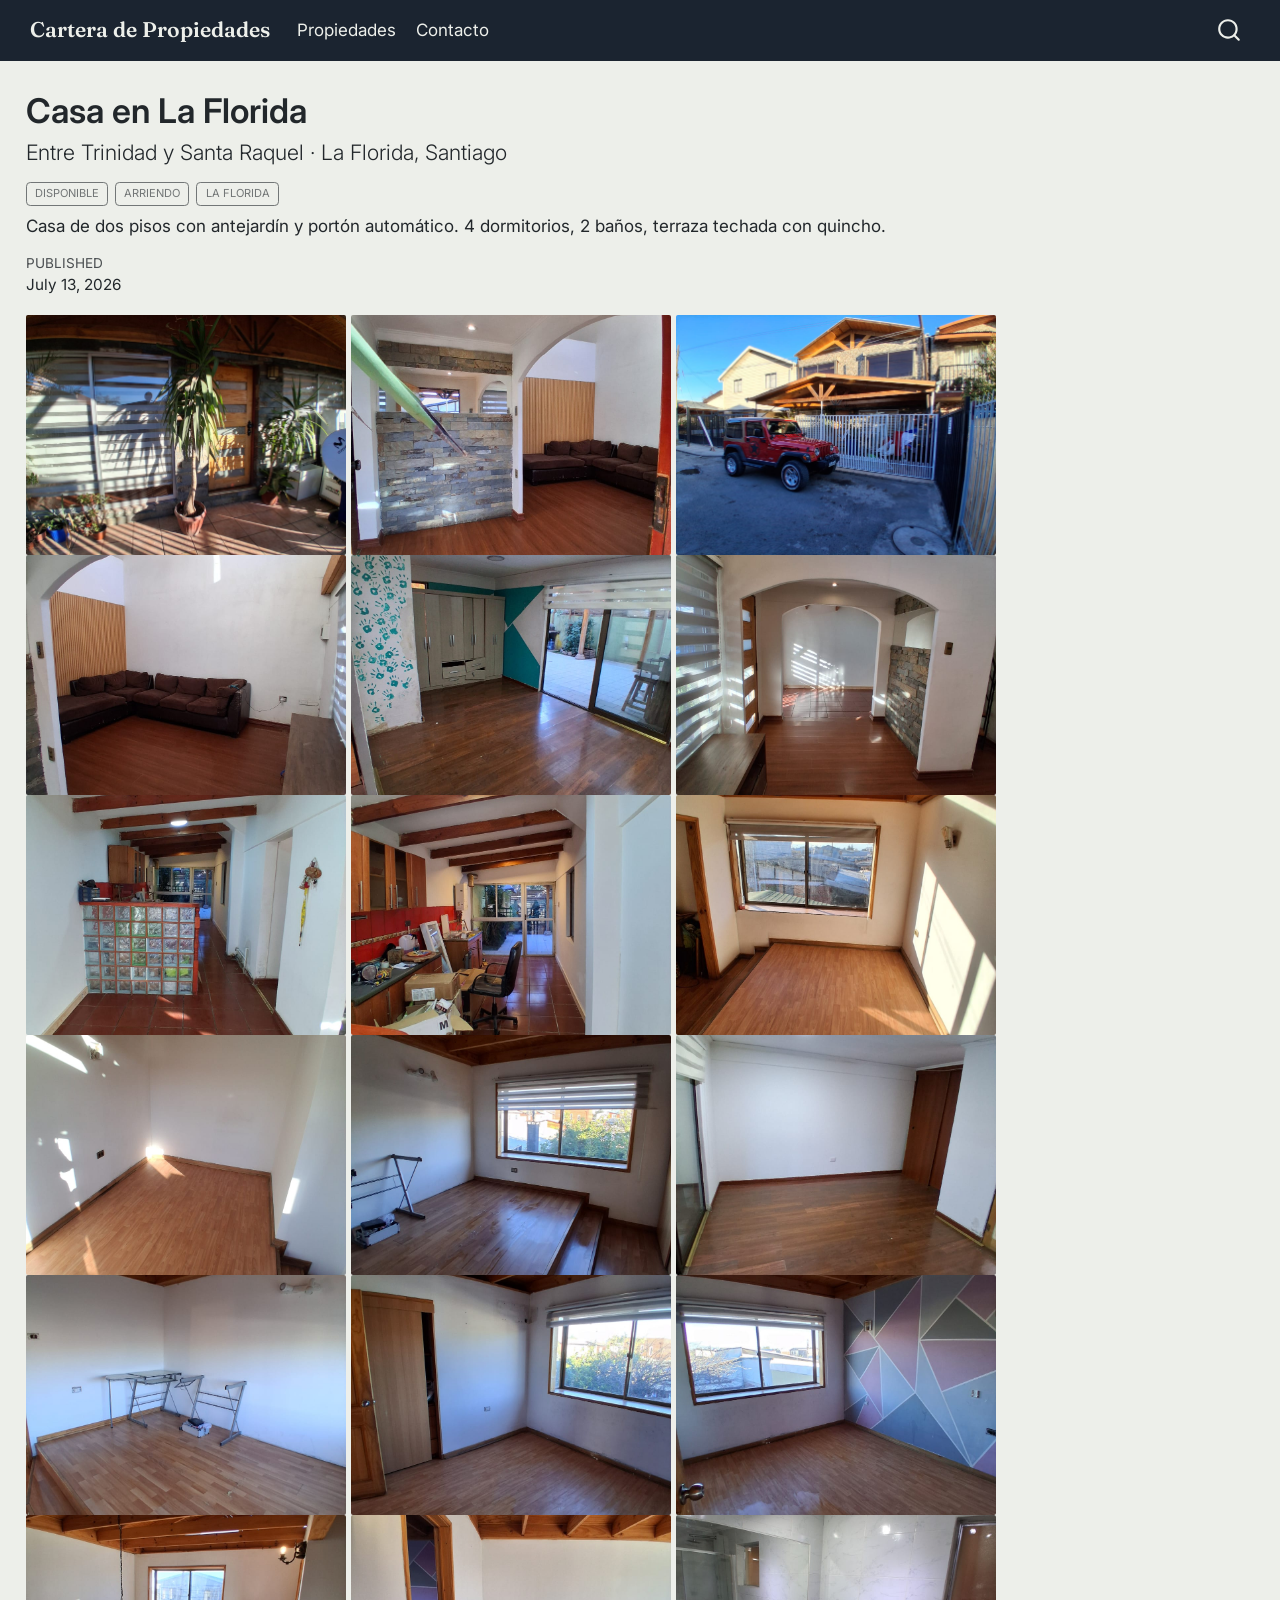
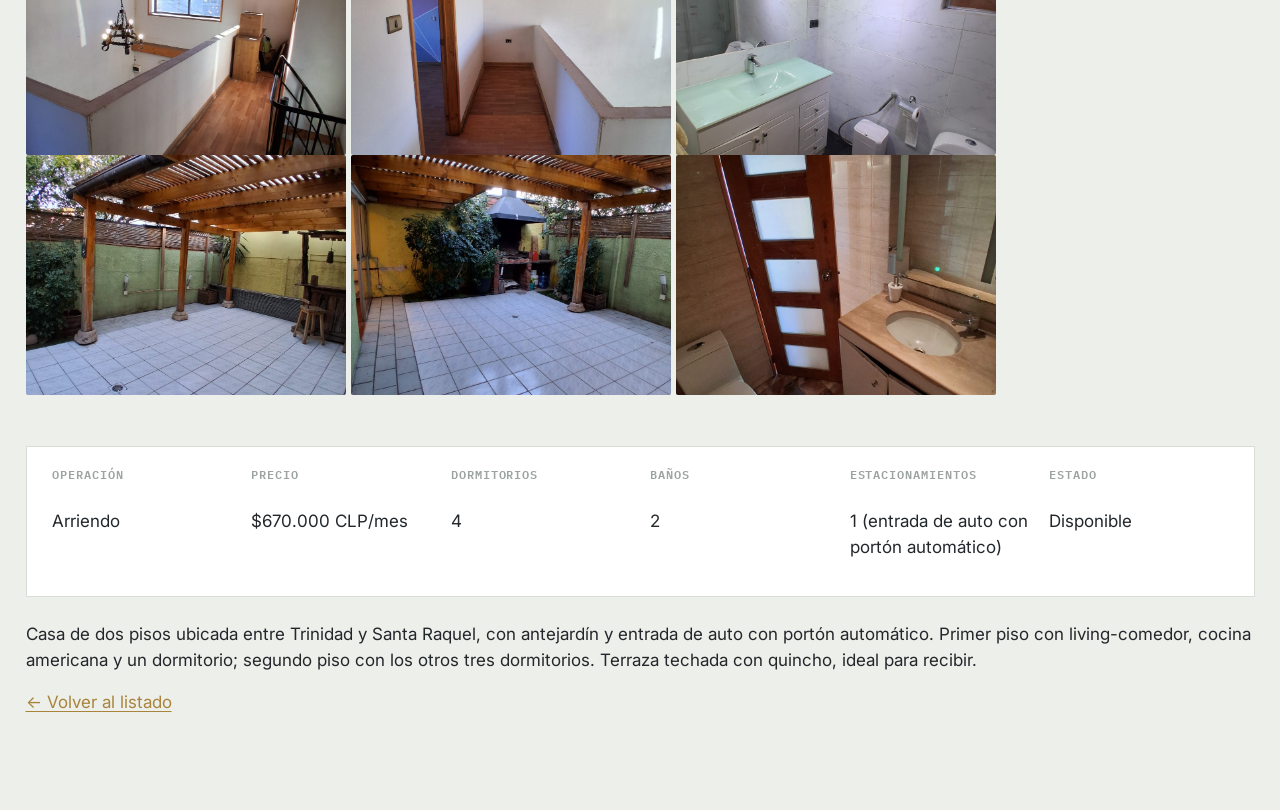
<file: propiedades/casa-la-florida/index.html>
<!DOCTYPE html>
<html xmlns="http://www.w3.org/1999/xhtml" lang="en" xml:lang="en"><head>

<meta charset="utf-8">
<meta name="generator" content="quarto-1.9.38">

<meta name="viewport" content="width=device-width, initial-scale=1.0, user-scalable=yes">

<meta name="dcterms.date" content="2026-07-13">
<meta name="description" content="Casa de dos pisos con antejardín y portón automático. 4 dormitorios, 2 baños, terraza techada con quincho.">

<title>Casa en La Florida – Cartera de Propiedades</title>
<style>
/* Default styles provided by pandoc.
** See https://pandoc.org/MANUAL.html#variables-for-html for config info.
*/
code{white-space: pre-wrap;}
span.smallcaps{font-variant: small-caps;}
div.columns{display: flex; gap: min(4vw, 1.5em);}
div.column{flex: auto; overflow-x: auto;}
div.hanging-indent{margin-left: 1.5em; text-indent: -1.5em;}
ul.task-list{list-style: none;}
ul.task-list li input[type="checkbox"] {
  width: 0.8em;
  margin: 0 0.8em 0.2em -1em; /* quarto-specific, see https://github.com/quarto-dev/quarto-cli/issues/4556 */ 
  vertical-align: middle;
}
</style>


<script src="../../site_libs/quarto-nav/quarto-nav.js"></script>
<script src="../../site_libs/quarto-nav/headroom.min.js"></script>
<script src="../../site_libs/clipboard/clipboard.min.js"></script>
<script src="../../site_libs/quarto-search/autocomplete.umd.js"></script>
<script src="../../site_libs/quarto-search/fuse.min.js"></script>
<script src="../../site_libs/quarto-search/quarto-search.js"></script>
<meta name="quarto:offset" content="../../">
<script src="../../site_libs/quarto-html/quarto.js" type="module"></script>
<script src="../../site_libs/quarto-html/tabsets/tabsets.js" type="module"></script>
<script src="../../site_libs/quarto-html/popper.min.js"></script>
<script src="../../site_libs/quarto-html/tippy.umd.min.js"></script>
<script src="../../site_libs/quarto-html/anchor.min.js"></script>
<link href="../../site_libs/quarto-html/tippy.css" rel="stylesheet">
<link href="../../site_libs/quarto-html/quarto-syntax-highlighting-15634bcf2e68342d4ad2dfa704d543f6.css" rel="stylesheet" id="quarto-text-highlighting-styles">
<script src="../../site_libs/bootstrap/bootstrap.min.js"></script>
<link href="../../site_libs/bootstrap/bootstrap-icons.css" rel="stylesheet">
<link href="../../site_libs/bootstrap/bootstrap-b07d2e3273a33abbb7af2befd8f3bac5.min.css" rel="stylesheet" append-hash="true" id="quarto-bootstrap" data-mode="light">
<script id="quarto-search-options" type="application/json">{
  "location": "navbar",
  "copy-button": false,
  "collapse-after": 3,
  "panel-placement": "end",
  "type": "overlay",
  "limit": 50,
  "keyboard-shortcut": [
    "f",
    "/",
    "s"
  ],
  "show-item-context": false,
  "language": {
    "search-no-results-text": "No results",
    "search-matching-documents-text": "matching documents",
    "search-copy-link-title": "Copy link to search",
    "search-hide-matches-text": "Hide additional matches",
    "search-more-match-text": "more match in this document",
    "search-more-matches-text": "more matches in this document",
    "search-clear-button-title": "Clear",
    "search-text-placeholder": "",
    "search-detached-cancel-button-title": "Cancel",
    "search-submit-button-title": "Submit",
    "search-label": "Search"
  }
}</script>


<link rel="stylesheet" href="../../styles/styles.css">
</head>

<body class="nav-fixed quarto-light">

<div id="quarto-search-results"></div>
  <header id="quarto-header" class="headroom fixed-top">
    <nav class="navbar navbar-expand-lg " data-bs-theme="dark">
      <div class="navbar-container container-fluid">
      <div class="navbar-brand-container mx-auto">
    <a class="navbar-brand" href="../../index.html">
    <span class="navbar-title">Cartera de Propiedades</span>
    </a>
  </div>
            <div id="quarto-search" class="" title="Search"></div>
          <button class="navbar-toggler" type="button" data-bs-toggle="collapse" data-bs-target="#navbarCollapse" aria-controls="navbarCollapse" role="menu" aria-expanded="false" aria-label="Toggle navigation" onclick="if (window.quartoToggleHeadroom) { window.quartoToggleHeadroom(); }">
  <span class="navbar-toggler-icon"></span>
</button>
          <div class="collapse navbar-collapse" id="navbarCollapse">
            <ul class="navbar-nav navbar-nav-scroll me-auto">
  <li class="nav-item">
    <a class="nav-link" href="../../index.html"> 
<span class="menu-text">Propiedades</span></a>
  </li>  
  <li class="nav-item">
    <a class="nav-link" href="../../contacto.html"> 
<span class="menu-text">Contacto</span></a>
  </li>  
</ul>
          </div> <!-- /navcollapse -->
            <div class="quarto-navbar-tools">
</div>
      </div> <!-- /container-fluid -->
    </nav>
</header>
<!-- content -->
<div id="quarto-content" class="quarto-container page-columns page-rows-contents page-layout-full page-navbar">
<!-- sidebar -->
<!-- margin-sidebar -->
    
<!-- main -->
<main class="content column-page" id="quarto-document-content">

<header id="title-block-header" class="quarto-title-block default">
<div class="quarto-title">
<h1 class="title">Casa en La Florida</h1>
<p class="subtitle lead">Entre Trinidad y Santa Raquel · La Florida, Santiago</p>
  <div class="quarto-categories">
    <div class="quarto-category">Disponible</div>
    <div class="quarto-category">Arriendo</div>
    <div class="quarto-category">La Florida</div>
  </div>
  </div>

<div>
  <div class="description">
    Casa de dos pisos con antejardín y portón automático. 4 dormitorios, 2 baños, terraza techada con quincho.
  </div>
</div>


<div class="quarto-title-meta column-page">

    
    <div>
    <div class="quarto-title-meta-heading">Published</div>
    <div class="quarto-title-meta-contents">
      <p class="date">July 13, 2026</p>
    </div>
  </div>
  
    
  </div>
  


</header>


<div class="gallery">
<p><img src="fotos/foto 1.jpg" class="img-fluid"> <img src="fotos/foto 2.jpeg" class="img-fluid"> <img src="fotos/foto 3.jpeg" class="img-fluid"> <img src="fotos/foto 4.jpeg" class="img-fluid"> <img src="fotos/foto 5.jpeg" class="img-fluid"> <img src="fotos/foto 6.jpeg" class="img-fluid"> <img src="fotos/foto 7.jpeg" class="img-fluid"> <img src="fotos/foto 8.jpeg" class="img-fluid"> <img src="fotos/foto 9.jpeg" class="img-fluid"> <img src="fotos/foto 10.jpeg" class="img-fluid"> <img src="fotos/foto 11.jpeg" class="img-fluid"> <img src="fotos/foto 12.jpeg" class="img-fluid"> <img src="fotos/foto 13.jpeg" class="img-fluid"> <img src="fotos/foto 14.jpeg" class="img-fluid"> <img src="fotos/foto 15.jpeg" class="img-fluid"> <img src="fotos/foto 16.jpeg" class="img-fluid"> <img src="fotos/foto 17.jpeg" class="img-fluid"> <img src="fotos/foto 18.jpeg" class="img-fluid"> <img src="fotos/foto 19.jpeg" class="img-fluid"> <img src="fotos/foto 20.jpeg" class="img-fluid"> <img src="fotos/foto 21.jpeg" class="img-fluid"></p>
</div>
<div class="spec-sheet">
<p><strong>Operación</strong><br>
Arriendo</p>
<p><strong>Precio</strong><br>
$670.000 CLP/mes</p>
<p><strong>Dormitorios</strong><br>
4</p>
<p><strong>Baños</strong><br>
2</p>
<p><strong>Estacionamientos</strong><br>
1 (entrada de auto con portón automático)</p>
<p><strong>Estado</strong><br>
Disponible</p>
</div>
<p>Casa de dos pisos ubicada entre Trinidad y Santa Raquel, con antejardín y entrada de auto con portón automático. Primer piso con living-comedor, cocina americana y un dormitorio; segundo piso con los otros tres dormitorios. Terraza techada con quincho, ideal para recibir.</p>
<p><a href="../../index.html">← Volver al listado</a></p>



</main> <!-- /main -->
<script id="quarto-html-after-body" type="application/javascript">
  window.document.addEventListener("DOMContentLoaded", function (event) {
    const icon = "";
    const anchorJS = new window.AnchorJS();
    anchorJS.options = {
      placement: 'right',
      icon: icon
    };
    anchorJS.add('.anchored');
    const isCodeAnnotation = (el) => {
      for (const clz of el.classList) {
        if (clz.startsWith('code-annotation-')) {                     
          return true;
        }
      }
      return false;
    }
    const onCopySuccess = function(e) {
      // button target
      const button = e.trigger;
      // don't keep focus
      button.blur();
      // flash "checked"
      button.classList.add('code-copy-button-checked');
      var currentTitle = button.getAttribute("title");
      button.setAttribute("title", "Copied!");
      let tooltip;
      if (window.bootstrap) {
        button.setAttribute("data-bs-toggle", "tooltip");
        button.setAttribute("data-bs-placement", "left");
        button.setAttribute("data-bs-title", "Copied!");
        tooltip = new bootstrap.Tooltip(button, 
          { trigger: "manual", 
            customClass: "code-copy-button-tooltip",
            offset: [0, -8]});
        tooltip.show();    
      }
      setTimeout(function() {
        if (tooltip) {
          tooltip.hide();
          button.removeAttribute("data-bs-title");
          button.removeAttribute("data-bs-toggle");
          button.removeAttribute("data-bs-placement");
        }
        button.setAttribute("title", currentTitle);
        button.classList.remove('code-copy-button-checked');
      }, 1000);
      // clear code selection
      e.clearSelection();
    }
    const getTextToCopy = function(trigger) {
      const outerScaffold = trigger.parentElement.cloneNode(true);
      const codeEl = outerScaffold.querySelector('code');
      for (const childEl of codeEl.children) {
        if (isCodeAnnotation(childEl)) {
          childEl.remove();
        }
      }
      return codeEl.innerText;
    }
    const clipboard = new window.ClipboardJS('.code-copy-button:not([data-in-quarto-modal])', {
      text: getTextToCopy
    });
    clipboard.on('success', onCopySuccess);
    if (window.document.getElementById('quarto-embedded-source-code-modal')) {
      const clipboardModal = new window.ClipboardJS('.code-copy-button[data-in-quarto-modal]', {
        text: getTextToCopy,
        container: window.document.getElementById('quarto-embedded-source-code-modal')
      });
      clipboardModal.on('success', onCopySuccess);
    }
      var localhostRegex = new RegExp(/^(?:http|https):\/\/localhost\:?[0-9]*\//);
      var mailtoRegex = new RegExp(/^mailto:/);
        var filterRegex = new RegExp("https:\/\/pocpropiedades\.cl");
      var isInternal = (href) => {
          return filterRegex.test(href) || localhostRegex.test(href) || mailtoRegex.test(href);
      }
      // Inspect non-navigation links and adorn them if external
     var links = window.document.querySelectorAll('a[href]:not(.nav-link):not(.navbar-brand):not(.toc-action):not(.sidebar-link):not(.sidebar-item-toggle):not(.pagination-link):not(.no-external):not([aria-hidden]):not(.dropdown-item):not(.quarto-navigation-tool):not(.about-link)');
      for (var i=0; i<links.length; i++) {
        const link = links[i];
        if (!isInternal(link.href)) {
          // undo the damage that might have been done by quarto-nav.js in the case of
          // links that we want to consider external
          if (link.dataset.originalHref !== undefined) {
            link.href = link.dataset.originalHref;
          }
        }
      }
    function tippyHover(el, contentFn, onTriggerFn, onUntriggerFn) {
      const config = {
        allowHTML: true,
        maxWidth: 500,
        delay: 100,
        arrow: false,
        appendTo: function(el) {
            return el.parentElement;
        },
        interactive: true,
        interactiveBorder: 10,
        theme: 'quarto',
        placement: 'bottom-start',
      };
      if (contentFn) {
        config.content = contentFn;
      }
      if (onTriggerFn) {
        config.onTrigger = onTriggerFn;
      }
      if (onUntriggerFn) {
        config.onUntrigger = onUntriggerFn;
      }
      window.tippy(el, config); 
    }
    const noterefs = window.document.querySelectorAll('a[role="doc-noteref"]');
    for (var i=0; i<noterefs.length; i++) {
      const ref = noterefs[i];
      tippyHover(ref, function() {
        // use id or data attribute instead here
        let href = ref.getAttribute('data-footnote-href') || ref.getAttribute('href');
        try { href = new URL(href).hash; } catch {}
        const id = href.replace(/^#\/?/, "");
        const note = window.document.getElementById(id);
        if (note) {
          return note.innerHTML;
        } else {
          return "";
        }
      });
    }
    const xrefs = window.document.querySelectorAll('a.quarto-xref');
    const processXRef = (id, note) => {
      // Strip column container classes
      const stripColumnClz = (el) => {
        el.classList.remove("page-full", "page-columns");
        if (el.children) {
          for (const child of el.children) {
            stripColumnClz(child);
          }
        }
      }
      stripColumnClz(note)
      if (id === null || id.startsWith('sec-')) {
        // Special case sections, only their first couple elements
        const container = document.createElement("div");
        if (note.children && note.children.length > 2) {
          container.appendChild(note.children[0].cloneNode(true));
          for (let i = 1; i < note.children.length; i++) {
            const child = note.children[i];
            if (child.tagName === "P" && child.innerText === "") {
              continue;
            } else {
              container.appendChild(child.cloneNode(true));
              break;
            }
          }
          if (window.Quarto?.typesetMath) {
            window.Quarto.typesetMath(container);
          }
          return container.innerHTML
        } else {
          if (window.Quarto?.typesetMath) {
            window.Quarto.typesetMath(note);
          }
          return note.innerHTML;
        }
      } else {
        // Remove any anchor links if they are present
        const anchorLink = note.querySelector('a.anchorjs-link');
        if (anchorLink) {
          anchorLink.remove();
        }
        if (window.Quarto?.typesetMath) {
          window.Quarto.typesetMath(note);
        }
        if (note.classList.contains("callout")) {
          return note.outerHTML;
        } else {
          return note.innerHTML;
        }
      }
    }
    for (var i=0; i<xrefs.length; i++) {
      const xref = xrefs[i];
      tippyHover(xref, undefined, function(instance) {
        instance.disable();
        let url = xref.getAttribute('href');
        let hash = undefined; 
        if (url.startsWith('#')) {
          hash = url;
        } else {
          try { hash = new URL(url).hash; } catch {}
        }
        if (hash) {
          const id = hash.replace(/^#\/?/, "");
          const note = window.document.getElementById(id);
          if (note !== null) {
            try {
              const html = processXRef(id, note.cloneNode(true));
              instance.setContent(html);
            } finally {
              instance.enable();
              instance.show();
            }
          } else {
            // See if we can fetch this
            fetch(url.split('#')[0])
            .then(res => res.text())
            .then(html => {
              const parser = new DOMParser();
              const htmlDoc = parser.parseFromString(html, "text/html");
              const note = htmlDoc.getElementById(id);
              if (note !== null) {
                const html = processXRef(id, note);
                instance.setContent(html);
              } 
            }).finally(() => {
              instance.enable();
              instance.show();
            });
          }
        } else {
          // See if we can fetch a full url (with no hash to target)
          // This is a special case and we should probably do some content thinning / targeting
          fetch(url)
          .then(res => res.text())
          .then(html => {
            const parser = new DOMParser();
            const htmlDoc = parser.parseFromString(html, "text/html");
            const note = htmlDoc.querySelector('main.content');
            if (note !== null) {
              // This should only happen for chapter cross references
              // (since there is no id in the URL)
              // remove the first header
              if (note.children.length > 0 && note.children[0].tagName === "HEADER") {
                note.children[0].remove();
              }
              const html = processXRef(null, note);
              instance.setContent(html);
            } 
          }).finally(() => {
            instance.enable();
            instance.show();
          });
        }
      }, function(instance) {
      });
    }
        let selectedAnnoteEl;
        const selectorForAnnotation = ( cell, annotation) => {
          let cellAttr = 'data-code-cell="' + cell + '"';
          let lineAttr = 'data-code-annotation="' +  annotation + '"';
          const selector = 'span[' + cellAttr + '][' + lineAttr + ']';
          return selector;
        }
        const selectCodeLines = (annoteEl) => {
          const doc = window.document;
          const targetCell = annoteEl.getAttribute("data-target-cell");
          const targetAnnotation = annoteEl.getAttribute("data-target-annotation");
          const annoteSpan = window.document.querySelector(selectorForAnnotation(targetCell, targetAnnotation));
          const lines = annoteSpan.getAttribute("data-code-lines").split(",");
          const lineIds = lines.map((line) => {
            return targetCell + "-" + line;
          })
          let top = null;
          let height = null;
          let parent = null;
          if (lineIds.length > 0) {
              //compute the position of the single el (top and bottom and make a div)
              const el = window.document.getElementById(lineIds[0]);
              top = el.offsetTop;
              height = el.offsetHeight;
              parent = el.parentElement.parentElement;
            if (lineIds.length > 1) {
              const lastEl = window.document.getElementById(lineIds[lineIds.length - 1]);
              const bottom = lastEl.offsetTop + lastEl.offsetHeight;
              height = bottom - top;
            }
            if (top !== null && height !== null && parent !== null) {
              // cook up a div (if necessary) and position it 
              let div = window.document.getElementById("code-annotation-line-highlight");
              if (div === null) {
                div = window.document.createElement("div");
                div.setAttribute("id", "code-annotation-line-highlight");
                div.style.position = 'absolute';
                parent.appendChild(div);
              }
              div.style.top = top - 2 + "px";
              div.style.height = height + 4 + "px";
              div.style.left = 0;
              let gutterDiv = window.document.getElementById("code-annotation-line-highlight-gutter");
              if (gutterDiv === null) {
                gutterDiv = window.document.createElement("div");
                gutterDiv.setAttribute("id", "code-annotation-line-highlight-gutter");
                gutterDiv.style.position = 'absolute';
                const codeCell = window.document.getElementById(targetCell);
                const gutter = codeCell.querySelector('.code-annotation-gutter');
                gutter.appendChild(gutterDiv);
              }
              gutterDiv.style.top = top - 2 + "px";
              gutterDiv.style.height = height + 4 + "px";
            }
            selectedAnnoteEl = annoteEl;
          }
        };
        const unselectCodeLines = () => {
          const elementsIds = ["code-annotation-line-highlight", "code-annotation-line-highlight-gutter"];
          elementsIds.forEach((elId) => {
            const div = window.document.getElementById(elId);
            if (div) {
              div.remove();
            }
          });
          selectedAnnoteEl = undefined;
        };
          // Handle positioning of the toggle
      window.addEventListener(
        "resize",
        throttle(() => {
          elRect = undefined;
          if (selectedAnnoteEl) {
            selectCodeLines(selectedAnnoteEl);
          }
        }, 10)
      );
      function throttle(fn, ms) {
      let throttle = false;
      let timer;
        return (...args) => {
          if(!throttle) { // first call gets through
              fn.apply(this, args);
              throttle = true;
          } else { // all the others get throttled
              if(timer) clearTimeout(timer); // cancel #2
              timer = setTimeout(() => {
                fn.apply(this, args);
                timer = throttle = false;
              }, ms);
          }
        };
      }
        // Attach click handler to the DT
        const annoteDls = window.document.querySelectorAll('dt[data-target-cell]');
        for (const annoteDlNode of annoteDls) {
          annoteDlNode.addEventListener('click', (event) => {
            const clickedEl = event.target;
            if (clickedEl !== selectedAnnoteEl) {
              unselectCodeLines();
              const activeEl = window.document.querySelector('dt[data-target-cell].code-annotation-active');
              if (activeEl) {
                activeEl.classList.remove('code-annotation-active');
              }
              selectCodeLines(clickedEl);
              clickedEl.classList.add('code-annotation-active');
            } else {
              // Unselect the line
              unselectCodeLines();
              clickedEl.classList.remove('code-annotation-active');
            }
          });
        }
    const findCites = (el) => {
      const parentEl = el.parentElement;
      if (parentEl) {
        const cites = parentEl.dataset.cites;
        if (cites) {
          return {
            el,
            cites: cites.split(' ')
          };
        } else {
          return findCites(el.parentElement)
        }
      } else {
        return undefined;
      }
    };
    var bibliorefs = window.document.querySelectorAll('a[role="doc-biblioref"]');
    for (var i=0; i<bibliorefs.length; i++) {
      const ref = bibliorefs[i];
      const citeInfo = findCites(ref);
      if (citeInfo) {
        tippyHover(citeInfo.el, function() {
          var popup = window.document.createElement('div');
          citeInfo.cites.forEach(function(cite) {
            var citeDiv = window.document.createElement('div');
            citeDiv.classList.add('hanging-indent');
            citeDiv.classList.add('csl-entry');
            var biblioDiv = window.document.getElementById('ref-' + cite);
            if (biblioDiv) {
              citeDiv.innerHTML = biblioDiv.innerHTML;
            }
            popup.appendChild(citeDiv);
          });
          return popup.innerHTML;
        });
      }
    }
  });
  </script>
</div> <!-- /content -->




</body></html>
</file>
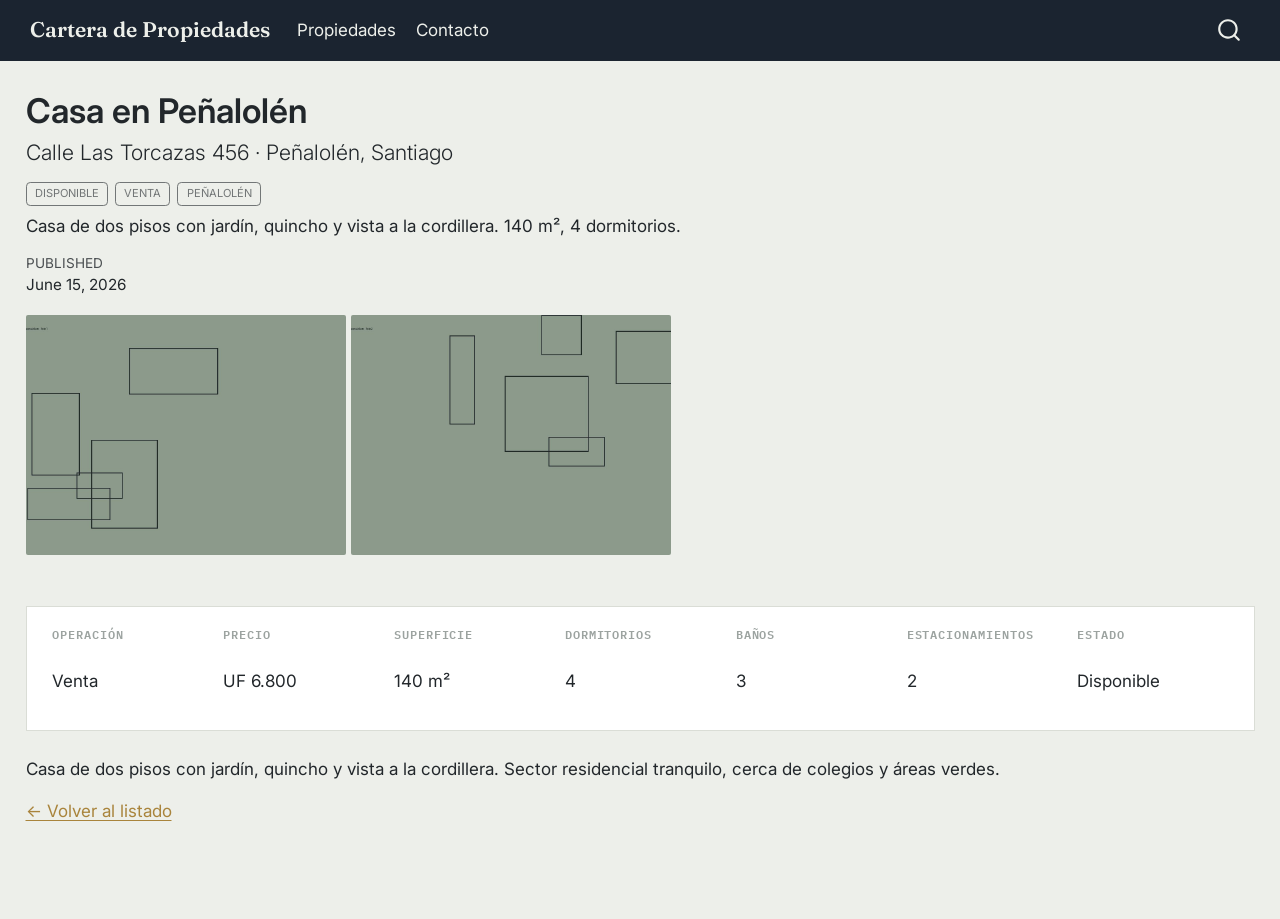
<file: propiedades/casa-penalolen/index.html>
<!DOCTYPE html>
<html xmlns="http://www.w3.org/1999/xhtml" lang="en" xml:lang="en"><head>

<meta charset="utf-8">
<meta name="generator" content="quarto-1.9.38">

<meta name="viewport" content="width=device-width, initial-scale=1.0, user-scalable=yes">

<meta name="dcterms.date" content="2026-06-15">
<meta name="description" content="Casa de dos pisos con jardín, quincho y vista a la cordillera. 140 m², 4 dormitorios.">

<title>Casa en Peñalolén – Cartera de Propiedades</title>
<style>
/* Default styles provided by pandoc.
** See https://pandoc.org/MANUAL.html#variables-for-html for config info.
*/
code{white-space: pre-wrap;}
span.smallcaps{font-variant: small-caps;}
div.columns{display: flex; gap: min(4vw, 1.5em);}
div.column{flex: auto; overflow-x: auto;}
div.hanging-indent{margin-left: 1.5em; text-indent: -1.5em;}
ul.task-list{list-style: none;}
ul.task-list li input[type="checkbox"] {
  width: 0.8em;
  margin: 0 0.8em 0.2em -1em; /* quarto-specific, see https://github.com/quarto-dev/quarto-cli/issues/4556 */ 
  vertical-align: middle;
}
</style>


<script src="../../site_libs/quarto-nav/quarto-nav.js"></script>
<script src="../../site_libs/quarto-nav/headroom.min.js"></script>
<script src="../../site_libs/clipboard/clipboard.min.js"></script>
<script src="../../site_libs/quarto-search/autocomplete.umd.js"></script>
<script src="../../site_libs/quarto-search/fuse.min.js"></script>
<script src="../../site_libs/quarto-search/quarto-search.js"></script>
<meta name="quarto:offset" content="../../">
<script src="../../site_libs/quarto-html/quarto.js" type="module"></script>
<script src="../../site_libs/quarto-html/tabsets/tabsets.js" type="module"></script>
<script src="../../site_libs/quarto-html/popper.min.js"></script>
<script src="../../site_libs/quarto-html/tippy.umd.min.js"></script>
<script src="../../site_libs/quarto-html/anchor.min.js"></script>
<link href="../../site_libs/quarto-html/tippy.css" rel="stylesheet">
<link href="../../site_libs/quarto-html/quarto-syntax-highlighting-15634bcf2e68342d4ad2dfa704d543f6.css" rel="stylesheet" id="quarto-text-highlighting-styles">
<script src="../../site_libs/bootstrap/bootstrap.min.js"></script>
<link href="../../site_libs/bootstrap/bootstrap-icons.css" rel="stylesheet">
<link href="../../site_libs/bootstrap/bootstrap-b07d2e3273a33abbb7af2befd8f3bac5.min.css" rel="stylesheet" append-hash="true" id="quarto-bootstrap" data-mode="light">
<script id="quarto-search-options" type="application/json">{
  "location": "navbar",
  "copy-button": false,
  "collapse-after": 3,
  "panel-placement": "end",
  "type": "overlay",
  "limit": 50,
  "keyboard-shortcut": [
    "f",
    "/",
    "s"
  ],
  "show-item-context": false,
  "language": {
    "search-no-results-text": "No results",
    "search-matching-documents-text": "matching documents",
    "search-copy-link-title": "Copy link to search",
    "search-hide-matches-text": "Hide additional matches",
    "search-more-match-text": "more match in this document",
    "search-more-matches-text": "more matches in this document",
    "search-clear-button-title": "Clear",
    "search-text-placeholder": "",
    "search-detached-cancel-button-title": "Cancel",
    "search-submit-button-title": "Submit",
    "search-label": "Search"
  }
}</script>


<link rel="stylesheet" href="../../styles/styles.css">
</head>

<body class="nav-fixed quarto-light">

<div id="quarto-search-results"></div>
  <header id="quarto-header" class="headroom fixed-top">
    <nav class="navbar navbar-expand-lg " data-bs-theme="dark">
      <div class="navbar-container container-fluid">
      <div class="navbar-brand-container mx-auto">
    <a class="navbar-brand" href="../../index.html">
    <span class="navbar-title">Cartera de Propiedades</span>
    </a>
  </div>
            <div id="quarto-search" class="" title="Search"></div>
          <button class="navbar-toggler" type="button" data-bs-toggle="collapse" data-bs-target="#navbarCollapse" aria-controls="navbarCollapse" role="menu" aria-expanded="false" aria-label="Toggle navigation" onclick="if (window.quartoToggleHeadroom) { window.quartoToggleHeadroom(); }">
  <span class="navbar-toggler-icon"></span>
</button>
          <div class="collapse navbar-collapse" id="navbarCollapse">
            <ul class="navbar-nav navbar-nav-scroll me-auto">
  <li class="nav-item">
    <a class="nav-link" href="../../index.html"> 
<span class="menu-text">Propiedades</span></a>
  </li>  
  <li class="nav-item">
    <a class="nav-link" href="../../contacto.html"> 
<span class="menu-text">Contacto</span></a>
  </li>  
</ul>
          </div> <!-- /navcollapse -->
            <div class="quarto-navbar-tools">
</div>
      </div> <!-- /container-fluid -->
    </nav>
</header>
<!-- content -->
<div id="quarto-content" class="quarto-container page-columns page-rows-contents page-layout-full page-navbar">
<!-- sidebar -->
<!-- margin-sidebar -->
    
<!-- main -->
<main class="content column-page" id="quarto-document-content">

<header id="title-block-header" class="quarto-title-block default">
<div class="quarto-title">
<h1 class="title">Casa en Peñalolén</h1>
<p class="subtitle lead">Calle Las Torcazas 456 · Peñalolén, Santiago</p>
  <div class="quarto-categories">
    <div class="quarto-category">Disponible</div>
    <div class="quarto-category">Venta</div>
    <div class="quarto-category">Peñalolén</div>
  </div>
  </div>

<div>
  <div class="description">
    Casa de dos pisos con jardín, quincho y vista a la cordillera. 140 m², 4 dormitorios.
  </div>
</div>


<div class="quarto-title-meta column-page">

    
    <div>
    <div class="quarto-title-meta-heading">Published</div>
    <div class="quarto-title-meta-contents">
      <p class="date">June 15, 2026</p>
    </div>
  </div>
  
    
  </div>
  


</header>


<div class="gallery">
<p><img src="fotos/foto1.jpg" class="img-fluid"> <img src="fotos/foto2.jpg" class="img-fluid"></p>
</div>
<div class="spec-sheet">
<p><strong>Operación</strong><br>
Venta</p>
<p><strong>Precio</strong><br>
UF 6.800</p>
<p><strong>Superficie</strong><br>
140 m²</p>
<p><strong>Dormitorios</strong><br>
4</p>
<p><strong>Baños</strong><br>
3</p>
<p><strong>Estacionamientos</strong><br>
2</p>
<p><strong>Estado</strong><br>
Disponible</p>
</div>
<p>Casa de dos pisos con jardín, quincho y vista a la cordillera. Sector residencial tranquilo, cerca de colegios y áreas verdes.</p>
<p><a href="../../index.html">← Volver al listado</a></p>



</main> <!-- /main -->
<script id="quarto-html-after-body" type="application/javascript">
  window.document.addEventListener("DOMContentLoaded", function (event) {
    const icon = "";
    const anchorJS = new window.AnchorJS();
    anchorJS.options = {
      placement: 'right',
      icon: icon
    };
    anchorJS.add('.anchored');
    const isCodeAnnotation = (el) => {
      for (const clz of el.classList) {
        if (clz.startsWith('code-annotation-')) {                     
          return true;
        }
      }
      return false;
    }
    const onCopySuccess = function(e) {
      // button target
      const button = e.trigger;
      // don't keep focus
      button.blur();
      // flash "checked"
      button.classList.add('code-copy-button-checked');
      var currentTitle = button.getAttribute("title");
      button.setAttribute("title", "Copied!");
      let tooltip;
      if (window.bootstrap) {
        button.setAttribute("data-bs-toggle", "tooltip");
        button.setAttribute("data-bs-placement", "left");
        button.setAttribute("data-bs-title", "Copied!");
        tooltip = new bootstrap.Tooltip(button, 
          { trigger: "manual", 
            customClass: "code-copy-button-tooltip",
            offset: [0, -8]});
        tooltip.show();    
      }
      setTimeout(function() {
        if (tooltip) {
          tooltip.hide();
          button.removeAttribute("data-bs-title");
          button.removeAttribute("data-bs-toggle");
          button.removeAttribute("data-bs-placement");
        }
        button.setAttribute("title", currentTitle);
        button.classList.remove('code-copy-button-checked');
      }, 1000);
      // clear code selection
      e.clearSelection();
    }
    const getTextToCopy = function(trigger) {
      const outerScaffold = trigger.parentElement.cloneNode(true);
      const codeEl = outerScaffold.querySelector('code');
      for (const childEl of codeEl.children) {
        if (isCodeAnnotation(childEl)) {
          childEl.remove();
        }
      }
      return codeEl.innerText;
    }
    const clipboard = new window.ClipboardJS('.code-copy-button:not([data-in-quarto-modal])', {
      text: getTextToCopy
    });
    clipboard.on('success', onCopySuccess);
    if (window.document.getElementById('quarto-embedded-source-code-modal')) {
      const clipboardModal = new window.ClipboardJS('.code-copy-button[data-in-quarto-modal]', {
        text: getTextToCopy,
        container: window.document.getElementById('quarto-embedded-source-code-modal')
      });
      clipboardModal.on('success', onCopySuccess);
    }
      var localhostRegex = new RegExp(/^(?:http|https):\/\/localhost\:?[0-9]*\//);
      var mailtoRegex = new RegExp(/^mailto:/);
        var filterRegex = new RegExp("https:\/\/pocpropiedades\.cl");
      var isInternal = (href) => {
          return filterRegex.test(href) || localhostRegex.test(href) || mailtoRegex.test(href);
      }
      // Inspect non-navigation links and adorn them if external
     var links = window.document.querySelectorAll('a[href]:not(.nav-link):not(.navbar-brand):not(.toc-action):not(.sidebar-link):not(.sidebar-item-toggle):not(.pagination-link):not(.no-external):not([aria-hidden]):not(.dropdown-item):not(.quarto-navigation-tool):not(.about-link)');
      for (var i=0; i<links.length; i++) {
        const link = links[i];
        if (!isInternal(link.href)) {
          // undo the damage that might have been done by quarto-nav.js in the case of
          // links that we want to consider external
          if (link.dataset.originalHref !== undefined) {
            link.href = link.dataset.originalHref;
          }
        }
      }
    function tippyHover(el, contentFn, onTriggerFn, onUntriggerFn) {
      const config = {
        allowHTML: true,
        maxWidth: 500,
        delay: 100,
        arrow: false,
        appendTo: function(el) {
            return el.parentElement;
        },
        interactive: true,
        interactiveBorder: 10,
        theme: 'quarto',
        placement: 'bottom-start',
      };
      if (contentFn) {
        config.content = contentFn;
      }
      if (onTriggerFn) {
        config.onTrigger = onTriggerFn;
      }
      if (onUntriggerFn) {
        config.onUntrigger = onUntriggerFn;
      }
      window.tippy(el, config); 
    }
    const noterefs = window.document.querySelectorAll('a[role="doc-noteref"]');
    for (var i=0; i<noterefs.length; i++) {
      const ref = noterefs[i];
      tippyHover(ref, function() {
        // use id or data attribute instead here
        let href = ref.getAttribute('data-footnote-href') || ref.getAttribute('href');
        try { href = new URL(href).hash; } catch {}
        const id = href.replace(/^#\/?/, "");
        const note = window.document.getElementById(id);
        if (note) {
          return note.innerHTML;
        } else {
          return "";
        }
      });
    }
    const xrefs = window.document.querySelectorAll('a.quarto-xref');
    const processXRef = (id, note) => {
      // Strip column container classes
      const stripColumnClz = (el) => {
        el.classList.remove("page-full", "page-columns");
        if (el.children) {
          for (const child of el.children) {
            stripColumnClz(child);
          }
        }
      }
      stripColumnClz(note)
      if (id === null || id.startsWith('sec-')) {
        // Special case sections, only their first couple elements
        const container = document.createElement("div");
        if (note.children && note.children.length > 2) {
          container.appendChild(note.children[0].cloneNode(true));
          for (let i = 1; i < note.children.length; i++) {
            const child = note.children[i];
            if (child.tagName === "P" && child.innerText === "") {
              continue;
            } else {
              container.appendChild(child.cloneNode(true));
              break;
            }
          }
          if (window.Quarto?.typesetMath) {
            window.Quarto.typesetMath(container);
          }
          return container.innerHTML
        } else {
          if (window.Quarto?.typesetMath) {
            window.Quarto.typesetMath(note);
          }
          return note.innerHTML;
        }
      } else {
        // Remove any anchor links if they are present
        const anchorLink = note.querySelector('a.anchorjs-link');
        if (anchorLink) {
          anchorLink.remove();
        }
        if (window.Quarto?.typesetMath) {
          window.Quarto.typesetMath(note);
        }
        if (note.classList.contains("callout")) {
          return note.outerHTML;
        } else {
          return note.innerHTML;
        }
      }
    }
    for (var i=0; i<xrefs.length; i++) {
      const xref = xrefs[i];
      tippyHover(xref, undefined, function(instance) {
        instance.disable();
        let url = xref.getAttribute('href');
        let hash = undefined; 
        if (url.startsWith('#')) {
          hash = url;
        } else {
          try { hash = new URL(url).hash; } catch {}
        }
        if (hash) {
          const id = hash.replace(/^#\/?/, "");
          const note = window.document.getElementById(id);
          if (note !== null) {
            try {
              const html = processXRef(id, note.cloneNode(true));
              instance.setContent(html);
            } finally {
              instance.enable();
              instance.show();
            }
          } else {
            // See if we can fetch this
            fetch(url.split('#')[0])
            .then(res => res.text())
            .then(html => {
              const parser = new DOMParser();
              const htmlDoc = parser.parseFromString(html, "text/html");
              const note = htmlDoc.getElementById(id);
              if (note !== null) {
                const html = processXRef(id, note);
                instance.setContent(html);
              } 
            }).finally(() => {
              instance.enable();
              instance.show();
            });
          }
        } else {
          // See if we can fetch a full url (with no hash to target)
          // This is a special case and we should probably do some content thinning / targeting
          fetch(url)
          .then(res => res.text())
          .then(html => {
            const parser = new DOMParser();
            const htmlDoc = parser.parseFromString(html, "text/html");
            const note = htmlDoc.querySelector('main.content');
            if (note !== null) {
              // This should only happen for chapter cross references
              // (since there is no id in the URL)
              // remove the first header
              if (note.children.length > 0 && note.children[0].tagName === "HEADER") {
                note.children[0].remove();
              }
              const html = processXRef(null, note);
              instance.setContent(html);
            } 
          }).finally(() => {
            instance.enable();
            instance.show();
          });
        }
      }, function(instance) {
      });
    }
        let selectedAnnoteEl;
        const selectorForAnnotation = ( cell, annotation) => {
          let cellAttr = 'data-code-cell="' + cell + '"';
          let lineAttr = 'data-code-annotation="' +  annotation + '"';
          const selector = 'span[' + cellAttr + '][' + lineAttr + ']';
          return selector;
        }
        const selectCodeLines = (annoteEl) => {
          const doc = window.document;
          const targetCell = annoteEl.getAttribute("data-target-cell");
          const targetAnnotation = annoteEl.getAttribute("data-target-annotation");
          const annoteSpan = window.document.querySelector(selectorForAnnotation(targetCell, targetAnnotation));
          const lines = annoteSpan.getAttribute("data-code-lines").split(",");
          const lineIds = lines.map((line) => {
            return targetCell + "-" + line;
          })
          let top = null;
          let height = null;
          let parent = null;
          if (lineIds.length > 0) {
              //compute the position of the single el (top and bottom and make a div)
              const el = window.document.getElementById(lineIds[0]);
              top = el.offsetTop;
              height = el.offsetHeight;
              parent = el.parentElement.parentElement;
            if (lineIds.length > 1) {
              const lastEl = window.document.getElementById(lineIds[lineIds.length - 1]);
              const bottom = lastEl.offsetTop + lastEl.offsetHeight;
              height = bottom - top;
            }
            if (top !== null && height !== null && parent !== null) {
              // cook up a div (if necessary) and position it 
              let div = window.document.getElementById("code-annotation-line-highlight");
              if (div === null) {
                div = window.document.createElement("div");
                div.setAttribute("id", "code-annotation-line-highlight");
                div.style.position = 'absolute';
                parent.appendChild(div);
              }
              div.style.top = top - 2 + "px";
              div.style.height = height + 4 + "px";
              div.style.left = 0;
              let gutterDiv = window.document.getElementById("code-annotation-line-highlight-gutter");
              if (gutterDiv === null) {
                gutterDiv = window.document.createElement("div");
                gutterDiv.setAttribute("id", "code-annotation-line-highlight-gutter");
                gutterDiv.style.position = 'absolute';
                const codeCell = window.document.getElementById(targetCell);
                const gutter = codeCell.querySelector('.code-annotation-gutter');
                gutter.appendChild(gutterDiv);
              }
              gutterDiv.style.top = top - 2 + "px";
              gutterDiv.style.height = height + 4 + "px";
            }
            selectedAnnoteEl = annoteEl;
          }
        };
        const unselectCodeLines = () => {
          const elementsIds = ["code-annotation-line-highlight", "code-annotation-line-highlight-gutter"];
          elementsIds.forEach((elId) => {
            const div = window.document.getElementById(elId);
            if (div) {
              div.remove();
            }
          });
          selectedAnnoteEl = undefined;
        };
          // Handle positioning of the toggle
      window.addEventListener(
        "resize",
        throttle(() => {
          elRect = undefined;
          if (selectedAnnoteEl) {
            selectCodeLines(selectedAnnoteEl);
          }
        }, 10)
      );
      function throttle(fn, ms) {
      let throttle = false;
      let timer;
        return (...args) => {
          if(!throttle) { // first call gets through
              fn.apply(this, args);
              throttle = true;
          } else { // all the others get throttled
              if(timer) clearTimeout(timer); // cancel #2
              timer = setTimeout(() => {
                fn.apply(this, args);
                timer = throttle = false;
              }, ms);
          }
        };
      }
        // Attach click handler to the DT
        const annoteDls = window.document.querySelectorAll('dt[data-target-cell]');
        for (const annoteDlNode of annoteDls) {
          annoteDlNode.addEventListener('click', (event) => {
            const clickedEl = event.target;
            if (clickedEl !== selectedAnnoteEl) {
              unselectCodeLines();
              const activeEl = window.document.querySelector('dt[data-target-cell].code-annotation-active');
              if (activeEl) {
                activeEl.classList.remove('code-annotation-active');
              }
              selectCodeLines(clickedEl);
              clickedEl.classList.add('code-annotation-active');
            } else {
              // Unselect the line
              unselectCodeLines();
              clickedEl.classList.remove('code-annotation-active');
            }
          });
        }
    const findCites = (el) => {
      const parentEl = el.parentElement;
      if (parentEl) {
        const cites = parentEl.dataset.cites;
        if (cites) {
          return {
            el,
            cites: cites.split(' ')
          };
        } else {
          return findCites(el.parentElement)
        }
      } else {
        return undefined;
      }
    };
    var bibliorefs = window.document.querySelectorAll('a[role="doc-biblioref"]');
    for (var i=0; i<bibliorefs.length; i++) {
      const ref = bibliorefs[i];
      const citeInfo = findCites(ref);
      if (citeInfo) {
        tippyHover(citeInfo.el, function() {
          var popup = window.document.createElement('div');
          citeInfo.cites.forEach(function(cite) {
            var citeDiv = window.document.createElement('div');
            citeDiv.classList.add('hanging-indent');
            citeDiv.classList.add('csl-entry');
            var biblioDiv = window.document.getElementById('ref-' + cite);
            if (biblioDiv) {
              citeDiv.innerHTML = biblioDiv.innerHTML;
            }
            popup.appendChild(citeDiv);
          });
          return popup.innerHTML;
        });
      }
    }
  });
  </script>
</div> <!-- /content -->




</body></html>
</file>
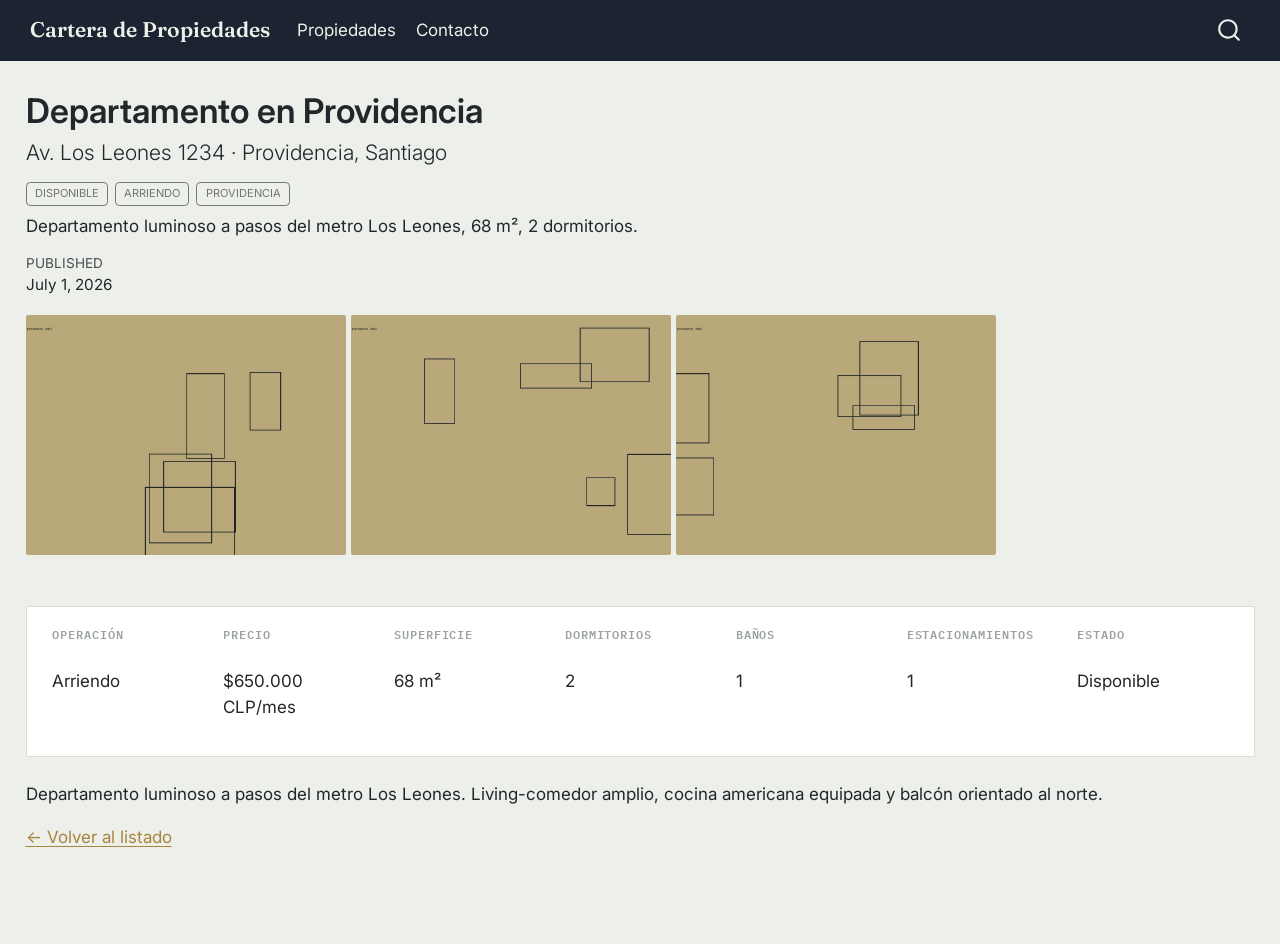
<file: propiedades/depto-providencia/index.html>
<!DOCTYPE html>
<html xmlns="http://www.w3.org/1999/xhtml" lang="en" xml:lang="en"><head>

<meta charset="utf-8">
<meta name="generator" content="quarto-1.9.38">

<meta name="viewport" content="width=device-width, initial-scale=1.0, user-scalable=yes">

<meta name="dcterms.date" content="2026-07-01">
<meta name="description" content="Departamento luminoso a pasos del metro Los Leones, 68 m², 2 dormitorios.">

<title>Departamento en Providencia – Cartera de Propiedades</title>
<style>
/* Default styles provided by pandoc.
** See https://pandoc.org/MANUAL.html#variables-for-html for config info.
*/
code{white-space: pre-wrap;}
span.smallcaps{font-variant: small-caps;}
div.columns{display: flex; gap: min(4vw, 1.5em);}
div.column{flex: auto; overflow-x: auto;}
div.hanging-indent{margin-left: 1.5em; text-indent: -1.5em;}
ul.task-list{list-style: none;}
ul.task-list li input[type="checkbox"] {
  width: 0.8em;
  margin: 0 0.8em 0.2em -1em; /* quarto-specific, see https://github.com/quarto-dev/quarto-cli/issues/4556 */ 
  vertical-align: middle;
}
</style>


<script src="../../site_libs/quarto-nav/quarto-nav.js"></script>
<script src="../../site_libs/quarto-nav/headroom.min.js"></script>
<script src="../../site_libs/clipboard/clipboard.min.js"></script>
<script src="../../site_libs/quarto-search/autocomplete.umd.js"></script>
<script src="../../site_libs/quarto-search/fuse.min.js"></script>
<script src="../../site_libs/quarto-search/quarto-search.js"></script>
<meta name="quarto:offset" content="../../">
<script src="../../site_libs/quarto-html/quarto.js" type="module"></script>
<script src="../../site_libs/quarto-html/tabsets/tabsets.js" type="module"></script>
<script src="../../site_libs/quarto-html/popper.min.js"></script>
<script src="../../site_libs/quarto-html/tippy.umd.min.js"></script>
<script src="../../site_libs/quarto-html/anchor.min.js"></script>
<link href="../../site_libs/quarto-html/tippy.css" rel="stylesheet">
<link href="../../site_libs/quarto-html/quarto-syntax-highlighting-15634bcf2e68342d4ad2dfa704d543f6.css" rel="stylesheet" id="quarto-text-highlighting-styles">
<script src="../../site_libs/bootstrap/bootstrap.min.js"></script>
<link href="../../site_libs/bootstrap/bootstrap-icons.css" rel="stylesheet">
<link href="../../site_libs/bootstrap/bootstrap-b07d2e3273a33abbb7af2befd8f3bac5.min.css" rel="stylesheet" append-hash="true" id="quarto-bootstrap" data-mode="light">
<script id="quarto-search-options" type="application/json">{
  "location": "navbar",
  "copy-button": false,
  "collapse-after": 3,
  "panel-placement": "end",
  "type": "overlay",
  "limit": 50,
  "keyboard-shortcut": [
    "f",
    "/",
    "s"
  ],
  "show-item-context": false,
  "language": {
    "search-no-results-text": "No results",
    "search-matching-documents-text": "matching documents",
    "search-copy-link-title": "Copy link to search",
    "search-hide-matches-text": "Hide additional matches",
    "search-more-match-text": "more match in this document",
    "search-more-matches-text": "more matches in this document",
    "search-clear-button-title": "Clear",
    "search-text-placeholder": "",
    "search-detached-cancel-button-title": "Cancel",
    "search-submit-button-title": "Submit",
    "search-label": "Search"
  }
}</script>


<link rel="stylesheet" href="../../styles/styles.css">
</head>

<body class="nav-fixed quarto-light">

<div id="quarto-search-results"></div>
  <header id="quarto-header" class="headroom fixed-top">
    <nav class="navbar navbar-expand-lg " data-bs-theme="dark">
      <div class="navbar-container container-fluid">
      <div class="navbar-brand-container mx-auto">
    <a class="navbar-brand" href="../../index.html">
    <span class="navbar-title">Cartera de Propiedades</span>
    </a>
  </div>
            <div id="quarto-search" class="" title="Search"></div>
          <button class="navbar-toggler" type="button" data-bs-toggle="collapse" data-bs-target="#navbarCollapse" aria-controls="navbarCollapse" role="menu" aria-expanded="false" aria-label="Toggle navigation" onclick="if (window.quartoToggleHeadroom) { window.quartoToggleHeadroom(); }">
  <span class="navbar-toggler-icon"></span>
</button>
          <div class="collapse navbar-collapse" id="navbarCollapse">
            <ul class="navbar-nav navbar-nav-scroll me-auto">
  <li class="nav-item">
    <a class="nav-link" href="../../index.html"> 
<span class="menu-text">Propiedades</span></a>
  </li>  
  <li class="nav-item">
    <a class="nav-link" href="../../contacto.html"> 
<span class="menu-text">Contacto</span></a>
  </li>  
</ul>
          </div> <!-- /navcollapse -->
            <div class="quarto-navbar-tools">
</div>
      </div> <!-- /container-fluid -->
    </nav>
</header>
<!-- content -->
<div id="quarto-content" class="quarto-container page-columns page-rows-contents page-layout-full page-navbar">
<!-- sidebar -->
<!-- margin-sidebar -->
    
<!-- main -->
<main class="content column-page" id="quarto-document-content">

<header id="title-block-header" class="quarto-title-block default">
<div class="quarto-title">
<h1 class="title">Departamento en Providencia</h1>
<p class="subtitle lead">Av. Los Leones 1234 · Providencia, Santiago</p>
  <div class="quarto-categories">
    <div class="quarto-category">Disponible</div>
    <div class="quarto-category">Arriendo</div>
    <div class="quarto-category">Providencia</div>
  </div>
  </div>

<div>
  <div class="description">
    Departamento luminoso a pasos del metro Los Leones, 68 m², 2 dormitorios.
  </div>
</div>


<div class="quarto-title-meta column-page">

    
    <div>
    <div class="quarto-title-meta-heading">Published</div>
    <div class="quarto-title-meta-contents">
      <p class="date">July 1, 2026</p>
    </div>
  </div>
  
    
  </div>
  


</header>


<div class="gallery">
<p><img src="fotos/foto1.jpg" class="img-fluid"> <img src="fotos/foto2.jpg" class="img-fluid"> <img src="fotos/foto3.jpg" class="img-fluid"></p>
</div>
<div class="spec-sheet">
<p><strong>Operación</strong><br>
Arriendo</p>
<p><strong>Precio</strong><br>
$650.000 CLP/mes</p>
<p><strong>Superficie</strong><br>
68 m²</p>
<p><strong>Dormitorios</strong><br>
2</p>
<p><strong>Baños</strong><br>
1</p>
<p><strong>Estacionamientos</strong><br>
1</p>
<p><strong>Estado</strong><br>
Disponible</p>
</div>
<p>Departamento luminoso a pasos del metro Los Leones. Living-comedor amplio, cocina americana equipada y balcón orientado al norte.</p>
<p><a href="../../index.html">← Volver al listado</a></p>



</main> <!-- /main -->
<script id="quarto-html-after-body" type="application/javascript">
  window.document.addEventListener("DOMContentLoaded", function (event) {
    const icon = "";
    const anchorJS = new window.AnchorJS();
    anchorJS.options = {
      placement: 'right',
      icon: icon
    };
    anchorJS.add('.anchored');
    const isCodeAnnotation = (el) => {
      for (const clz of el.classList) {
        if (clz.startsWith('code-annotation-')) {                     
          return true;
        }
      }
      return false;
    }
    const onCopySuccess = function(e) {
      // button target
      const button = e.trigger;
      // don't keep focus
      button.blur();
      // flash "checked"
      button.classList.add('code-copy-button-checked');
      var currentTitle = button.getAttribute("title");
      button.setAttribute("title", "Copied!");
      let tooltip;
      if (window.bootstrap) {
        button.setAttribute("data-bs-toggle", "tooltip");
        button.setAttribute("data-bs-placement", "left");
        button.setAttribute("data-bs-title", "Copied!");
        tooltip = new bootstrap.Tooltip(button, 
          { trigger: "manual", 
            customClass: "code-copy-button-tooltip",
            offset: [0, -8]});
        tooltip.show();    
      }
      setTimeout(function() {
        if (tooltip) {
          tooltip.hide();
          button.removeAttribute("data-bs-title");
          button.removeAttribute("data-bs-toggle");
          button.removeAttribute("data-bs-placement");
        }
        button.setAttribute("title", currentTitle);
        button.classList.remove('code-copy-button-checked');
      }, 1000);
      // clear code selection
      e.clearSelection();
    }
    const getTextToCopy = function(trigger) {
      const outerScaffold = trigger.parentElement.cloneNode(true);
      const codeEl = outerScaffold.querySelector('code');
      for (const childEl of codeEl.children) {
        if (isCodeAnnotation(childEl)) {
          childEl.remove();
        }
      }
      return codeEl.innerText;
    }
    const clipboard = new window.ClipboardJS('.code-copy-button:not([data-in-quarto-modal])', {
      text: getTextToCopy
    });
    clipboard.on('success', onCopySuccess);
    if (window.document.getElementById('quarto-embedded-source-code-modal')) {
      const clipboardModal = new window.ClipboardJS('.code-copy-button[data-in-quarto-modal]', {
        text: getTextToCopy,
        container: window.document.getElementById('quarto-embedded-source-code-modal')
      });
      clipboardModal.on('success', onCopySuccess);
    }
      var localhostRegex = new RegExp(/^(?:http|https):\/\/localhost\:?[0-9]*\//);
      var mailtoRegex = new RegExp(/^mailto:/);
        var filterRegex = new RegExp("https:\/\/pocpropiedades\.cl");
      var isInternal = (href) => {
          return filterRegex.test(href) || localhostRegex.test(href) || mailtoRegex.test(href);
      }
      // Inspect non-navigation links and adorn them if external
     var links = window.document.querySelectorAll('a[href]:not(.nav-link):not(.navbar-brand):not(.toc-action):not(.sidebar-link):not(.sidebar-item-toggle):not(.pagination-link):not(.no-external):not([aria-hidden]):not(.dropdown-item):not(.quarto-navigation-tool):not(.about-link)');
      for (var i=0; i<links.length; i++) {
        const link = links[i];
        if (!isInternal(link.href)) {
          // undo the damage that might have been done by quarto-nav.js in the case of
          // links that we want to consider external
          if (link.dataset.originalHref !== undefined) {
            link.href = link.dataset.originalHref;
          }
        }
      }
    function tippyHover(el, contentFn, onTriggerFn, onUntriggerFn) {
      const config = {
        allowHTML: true,
        maxWidth: 500,
        delay: 100,
        arrow: false,
        appendTo: function(el) {
            return el.parentElement;
        },
        interactive: true,
        interactiveBorder: 10,
        theme: 'quarto',
        placement: 'bottom-start',
      };
      if (contentFn) {
        config.content = contentFn;
      }
      if (onTriggerFn) {
        config.onTrigger = onTriggerFn;
      }
      if (onUntriggerFn) {
        config.onUntrigger = onUntriggerFn;
      }
      window.tippy(el, config); 
    }
    const noterefs = window.document.querySelectorAll('a[role="doc-noteref"]');
    for (var i=0; i<noterefs.length; i++) {
      const ref = noterefs[i];
      tippyHover(ref, function() {
        // use id or data attribute instead here
        let href = ref.getAttribute('data-footnote-href') || ref.getAttribute('href');
        try { href = new URL(href).hash; } catch {}
        const id = href.replace(/^#\/?/, "");
        const note = window.document.getElementById(id);
        if (note) {
          return note.innerHTML;
        } else {
          return "";
        }
      });
    }
    const xrefs = window.document.querySelectorAll('a.quarto-xref');
    const processXRef = (id, note) => {
      // Strip column container classes
      const stripColumnClz = (el) => {
        el.classList.remove("page-full", "page-columns");
        if (el.children) {
          for (const child of el.children) {
            stripColumnClz(child);
          }
        }
      }
      stripColumnClz(note)
      if (id === null || id.startsWith('sec-')) {
        // Special case sections, only their first couple elements
        const container = document.createElement("div");
        if (note.children && note.children.length > 2) {
          container.appendChild(note.children[0].cloneNode(true));
          for (let i = 1; i < note.children.length; i++) {
            const child = note.children[i];
            if (child.tagName === "P" && child.innerText === "") {
              continue;
            } else {
              container.appendChild(child.cloneNode(true));
              break;
            }
          }
          if (window.Quarto?.typesetMath) {
            window.Quarto.typesetMath(container);
          }
          return container.innerHTML
        } else {
          if (window.Quarto?.typesetMath) {
            window.Quarto.typesetMath(note);
          }
          return note.innerHTML;
        }
      } else {
        // Remove any anchor links if they are present
        const anchorLink = note.querySelector('a.anchorjs-link');
        if (anchorLink) {
          anchorLink.remove();
        }
        if (window.Quarto?.typesetMath) {
          window.Quarto.typesetMath(note);
        }
        if (note.classList.contains("callout")) {
          return note.outerHTML;
        } else {
          return note.innerHTML;
        }
      }
    }
    for (var i=0; i<xrefs.length; i++) {
      const xref = xrefs[i];
      tippyHover(xref, undefined, function(instance) {
        instance.disable();
        let url = xref.getAttribute('href');
        let hash = undefined; 
        if (url.startsWith('#')) {
          hash = url;
        } else {
          try { hash = new URL(url).hash; } catch {}
        }
        if (hash) {
          const id = hash.replace(/^#\/?/, "");
          const note = window.document.getElementById(id);
          if (note !== null) {
            try {
              const html = processXRef(id, note.cloneNode(true));
              instance.setContent(html);
            } finally {
              instance.enable();
              instance.show();
            }
          } else {
            // See if we can fetch this
            fetch(url.split('#')[0])
            .then(res => res.text())
            .then(html => {
              const parser = new DOMParser();
              const htmlDoc = parser.parseFromString(html, "text/html");
              const note = htmlDoc.getElementById(id);
              if (note !== null) {
                const html = processXRef(id, note);
                instance.setContent(html);
              } 
            }).finally(() => {
              instance.enable();
              instance.show();
            });
          }
        } else {
          // See if we can fetch a full url (with no hash to target)
          // This is a special case and we should probably do some content thinning / targeting
          fetch(url)
          .then(res => res.text())
          .then(html => {
            const parser = new DOMParser();
            const htmlDoc = parser.parseFromString(html, "text/html");
            const note = htmlDoc.querySelector('main.content');
            if (note !== null) {
              // This should only happen for chapter cross references
              // (since there is no id in the URL)
              // remove the first header
              if (note.children.length > 0 && note.children[0].tagName === "HEADER") {
                note.children[0].remove();
              }
              const html = processXRef(null, note);
              instance.setContent(html);
            } 
          }).finally(() => {
            instance.enable();
            instance.show();
          });
        }
      }, function(instance) {
      });
    }
        let selectedAnnoteEl;
        const selectorForAnnotation = ( cell, annotation) => {
          let cellAttr = 'data-code-cell="' + cell + '"';
          let lineAttr = 'data-code-annotation="' +  annotation + '"';
          const selector = 'span[' + cellAttr + '][' + lineAttr + ']';
          return selector;
        }
        const selectCodeLines = (annoteEl) => {
          const doc = window.document;
          const targetCell = annoteEl.getAttribute("data-target-cell");
          const targetAnnotation = annoteEl.getAttribute("data-target-annotation");
          const annoteSpan = window.document.querySelector(selectorForAnnotation(targetCell, targetAnnotation));
          const lines = annoteSpan.getAttribute("data-code-lines").split(",");
          const lineIds = lines.map((line) => {
            return targetCell + "-" + line;
          })
          let top = null;
          let height = null;
          let parent = null;
          if (lineIds.length > 0) {
              //compute the position of the single el (top and bottom and make a div)
              const el = window.document.getElementById(lineIds[0]);
              top = el.offsetTop;
              height = el.offsetHeight;
              parent = el.parentElement.parentElement;
            if (lineIds.length > 1) {
              const lastEl = window.document.getElementById(lineIds[lineIds.length - 1]);
              const bottom = lastEl.offsetTop + lastEl.offsetHeight;
              height = bottom - top;
            }
            if (top !== null && height !== null && parent !== null) {
              // cook up a div (if necessary) and position it 
              let div = window.document.getElementById("code-annotation-line-highlight");
              if (div === null) {
                div = window.document.createElement("div");
                div.setAttribute("id", "code-annotation-line-highlight");
                div.style.position = 'absolute';
                parent.appendChild(div);
              }
              div.style.top = top - 2 + "px";
              div.style.height = height + 4 + "px";
              div.style.left = 0;
              let gutterDiv = window.document.getElementById("code-annotation-line-highlight-gutter");
              if (gutterDiv === null) {
                gutterDiv = window.document.createElement("div");
                gutterDiv.setAttribute("id", "code-annotation-line-highlight-gutter");
                gutterDiv.style.position = 'absolute';
                const codeCell = window.document.getElementById(targetCell);
                const gutter = codeCell.querySelector('.code-annotation-gutter');
                gutter.appendChild(gutterDiv);
              }
              gutterDiv.style.top = top - 2 + "px";
              gutterDiv.style.height = height + 4 + "px";
            }
            selectedAnnoteEl = annoteEl;
          }
        };
        const unselectCodeLines = () => {
          const elementsIds = ["code-annotation-line-highlight", "code-annotation-line-highlight-gutter"];
          elementsIds.forEach((elId) => {
            const div = window.document.getElementById(elId);
            if (div) {
              div.remove();
            }
          });
          selectedAnnoteEl = undefined;
        };
          // Handle positioning of the toggle
      window.addEventListener(
        "resize",
        throttle(() => {
          elRect = undefined;
          if (selectedAnnoteEl) {
            selectCodeLines(selectedAnnoteEl);
          }
        }, 10)
      );
      function throttle(fn, ms) {
      let throttle = false;
      let timer;
        return (...args) => {
          if(!throttle) { // first call gets through
              fn.apply(this, args);
              throttle = true;
          } else { // all the others get throttled
              if(timer) clearTimeout(timer); // cancel #2
              timer = setTimeout(() => {
                fn.apply(this, args);
                timer = throttle = false;
              }, ms);
          }
        };
      }
        // Attach click handler to the DT
        const annoteDls = window.document.querySelectorAll('dt[data-target-cell]');
        for (const annoteDlNode of annoteDls) {
          annoteDlNode.addEventListener('click', (event) => {
            const clickedEl = event.target;
            if (clickedEl !== selectedAnnoteEl) {
              unselectCodeLines();
              const activeEl = window.document.querySelector('dt[data-target-cell].code-annotation-active');
              if (activeEl) {
                activeEl.classList.remove('code-annotation-active');
              }
              selectCodeLines(clickedEl);
              clickedEl.classList.add('code-annotation-active');
            } else {
              // Unselect the line
              unselectCodeLines();
              clickedEl.classList.remove('code-annotation-active');
            }
          });
        }
    const findCites = (el) => {
      const parentEl = el.parentElement;
      if (parentEl) {
        const cites = parentEl.dataset.cites;
        if (cites) {
          return {
            el,
            cites: cites.split(' ')
          };
        } else {
          return findCites(el.parentElement)
        }
      } else {
        return undefined;
      }
    };
    var bibliorefs = window.document.querySelectorAll('a[role="doc-biblioref"]');
    for (var i=0; i<bibliorefs.length; i++) {
      const ref = bibliorefs[i];
      const citeInfo = findCites(ref);
      if (citeInfo) {
        tippyHover(citeInfo.el, function() {
          var popup = window.document.createElement('div');
          citeInfo.cites.forEach(function(cite) {
            var citeDiv = window.document.createElement('div');
            citeDiv.classList.add('hanging-indent');
            citeDiv.classList.add('csl-entry');
            var biblioDiv = window.document.getElementById('ref-' + cite);
            if (biblioDiv) {
              citeDiv.innerHTML = biblioDiv.innerHTML;
            }
            popup.appendChild(citeDiv);
          });
          return popup.innerHTML;
        });
      }
    }
  });
  </script>
</div> <!-- /content -->




</body></html>
</file>
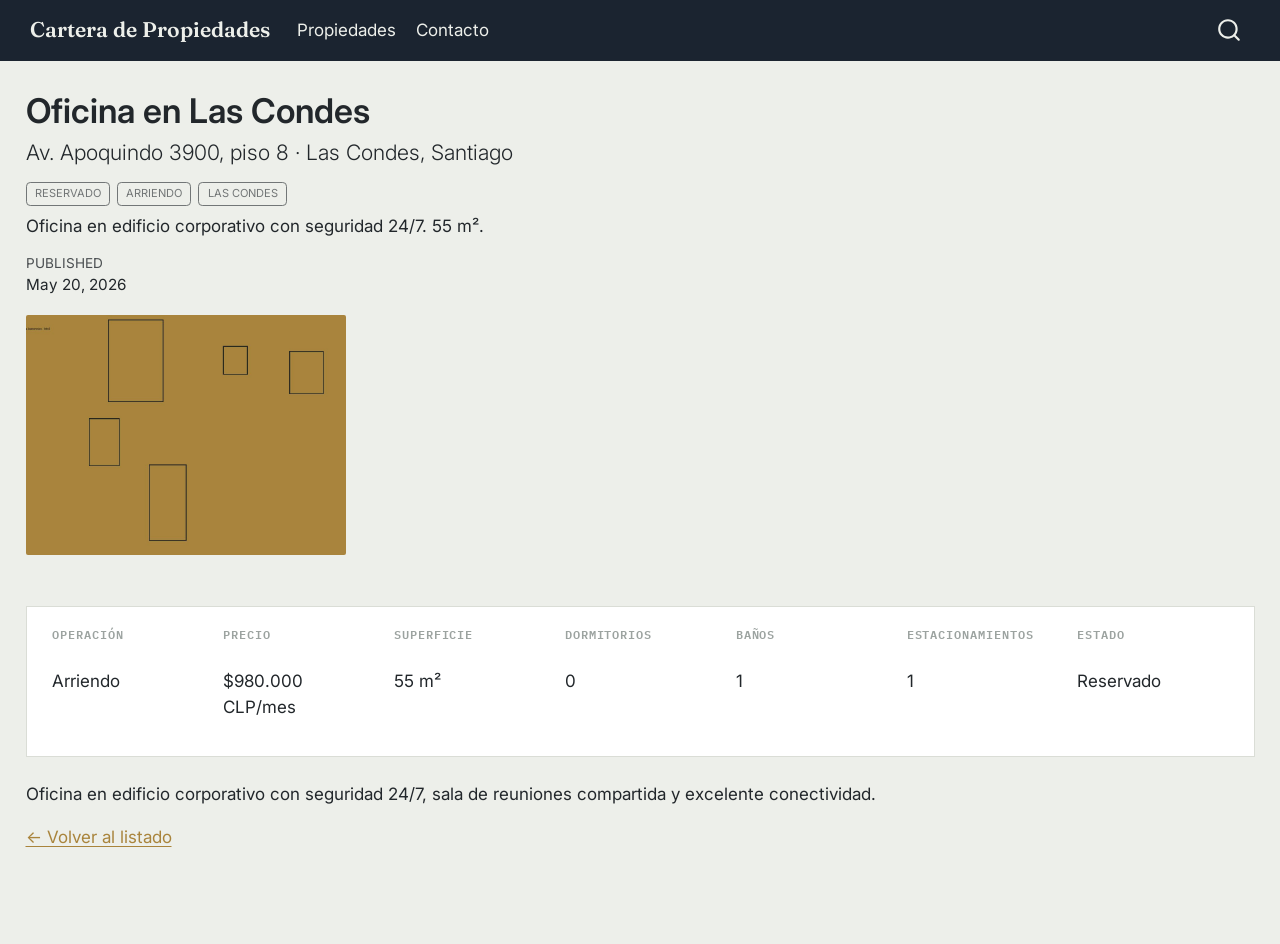
<file: propiedades/oficina-lascondes/index.html>
<!DOCTYPE html>
<html xmlns="http://www.w3.org/1999/xhtml" lang="en" xml:lang="en"><head>

<meta charset="utf-8">
<meta name="generator" content="quarto-1.9.38">

<meta name="viewport" content="width=device-width, initial-scale=1.0, user-scalable=yes">

<meta name="dcterms.date" content="2026-05-20">
<meta name="description" content="Oficina en edificio corporativo con seguridad 24/7. 55 m².">

<title>Oficina en Las Condes – Cartera de Propiedades</title>
<style>
/* Default styles provided by pandoc.
** See https://pandoc.org/MANUAL.html#variables-for-html for config info.
*/
code{white-space: pre-wrap;}
span.smallcaps{font-variant: small-caps;}
div.columns{display: flex; gap: min(4vw, 1.5em);}
div.column{flex: auto; overflow-x: auto;}
div.hanging-indent{margin-left: 1.5em; text-indent: -1.5em;}
ul.task-list{list-style: none;}
ul.task-list li input[type="checkbox"] {
  width: 0.8em;
  margin: 0 0.8em 0.2em -1em; /* quarto-specific, see https://github.com/quarto-dev/quarto-cli/issues/4556 */ 
  vertical-align: middle;
}
</style>


<script src="../../site_libs/quarto-nav/quarto-nav.js"></script>
<script src="../../site_libs/quarto-nav/headroom.min.js"></script>
<script src="../../site_libs/clipboard/clipboard.min.js"></script>
<script src="../../site_libs/quarto-search/autocomplete.umd.js"></script>
<script src="../../site_libs/quarto-search/fuse.min.js"></script>
<script src="../../site_libs/quarto-search/quarto-search.js"></script>
<meta name="quarto:offset" content="../../">
<script src="../../site_libs/quarto-html/quarto.js" type="module"></script>
<script src="../../site_libs/quarto-html/tabsets/tabsets.js" type="module"></script>
<script src="../../site_libs/quarto-html/popper.min.js"></script>
<script src="../../site_libs/quarto-html/tippy.umd.min.js"></script>
<script src="../../site_libs/quarto-html/anchor.min.js"></script>
<link href="../../site_libs/quarto-html/tippy.css" rel="stylesheet">
<link href="../../site_libs/quarto-html/quarto-syntax-highlighting-15634bcf2e68342d4ad2dfa704d543f6.css" rel="stylesheet" id="quarto-text-highlighting-styles">
<script src="../../site_libs/bootstrap/bootstrap.min.js"></script>
<link href="../../site_libs/bootstrap/bootstrap-icons.css" rel="stylesheet">
<link href="../../site_libs/bootstrap/bootstrap-b07d2e3273a33abbb7af2befd8f3bac5.min.css" rel="stylesheet" append-hash="true" id="quarto-bootstrap" data-mode="light">
<script id="quarto-search-options" type="application/json">{
  "location": "navbar",
  "copy-button": false,
  "collapse-after": 3,
  "panel-placement": "end",
  "type": "overlay",
  "limit": 50,
  "keyboard-shortcut": [
    "f",
    "/",
    "s"
  ],
  "show-item-context": false,
  "language": {
    "search-no-results-text": "No results",
    "search-matching-documents-text": "matching documents",
    "search-copy-link-title": "Copy link to search",
    "search-hide-matches-text": "Hide additional matches",
    "search-more-match-text": "more match in this document",
    "search-more-matches-text": "more matches in this document",
    "search-clear-button-title": "Clear",
    "search-text-placeholder": "",
    "search-detached-cancel-button-title": "Cancel",
    "search-submit-button-title": "Submit",
    "search-label": "Search"
  }
}</script>


<link rel="stylesheet" href="../../styles/styles.css">
</head>

<body class="nav-fixed quarto-light">

<div id="quarto-search-results"></div>
  <header id="quarto-header" class="headroom fixed-top">
    <nav class="navbar navbar-expand-lg " data-bs-theme="dark">
      <div class="navbar-container container-fluid">
      <div class="navbar-brand-container mx-auto">
    <a class="navbar-brand" href="../../index.html">
    <span class="navbar-title">Cartera de Propiedades</span>
    </a>
  </div>
            <div id="quarto-search" class="" title="Search"></div>
          <button class="navbar-toggler" type="button" data-bs-toggle="collapse" data-bs-target="#navbarCollapse" aria-controls="navbarCollapse" role="menu" aria-expanded="false" aria-label="Toggle navigation" onclick="if (window.quartoToggleHeadroom) { window.quartoToggleHeadroom(); }">
  <span class="navbar-toggler-icon"></span>
</button>
          <div class="collapse navbar-collapse" id="navbarCollapse">
            <ul class="navbar-nav navbar-nav-scroll me-auto">
  <li class="nav-item">
    <a class="nav-link" href="../../index.html"> 
<span class="menu-text">Propiedades</span></a>
  </li>  
  <li class="nav-item">
    <a class="nav-link" href="../../contacto.html"> 
<span class="menu-text">Contacto</span></a>
  </li>  
</ul>
          </div> <!-- /navcollapse -->
            <div class="quarto-navbar-tools">
</div>
      </div> <!-- /container-fluid -->
    </nav>
</header>
<!-- content -->
<div id="quarto-content" class="quarto-container page-columns page-rows-contents page-layout-full page-navbar">
<!-- sidebar -->
<!-- margin-sidebar -->
    
<!-- main -->
<main class="content column-page" id="quarto-document-content">

<header id="title-block-header" class="quarto-title-block default">
<div class="quarto-title">
<h1 class="title">Oficina en Las Condes</h1>
<p class="subtitle lead">Av. Apoquindo 3900, piso 8 · Las Condes, Santiago</p>
  <div class="quarto-categories">
    <div class="quarto-category">Reservado</div>
    <div class="quarto-category">Arriendo</div>
    <div class="quarto-category">Las Condes</div>
  </div>
  </div>

<div>
  <div class="description">
    Oficina en edificio corporativo con seguridad 24/7. 55 m².
  </div>
</div>


<div class="quarto-title-meta column-page">

    
    <div>
    <div class="quarto-title-meta-heading">Published</div>
    <div class="quarto-title-meta-contents">
      <p class="date">May 20, 2026</p>
    </div>
  </div>
  
    
  </div>
  


</header>


<div class="gallery">
<p><img src="fotos/foto1.jpg" class="img-fluid"></p>
</div>
<div class="spec-sheet">
<p><strong>Operación</strong><br>
Arriendo</p>
<p><strong>Precio</strong><br>
$980.000 CLP/mes</p>
<p><strong>Superficie</strong><br>
55 m²</p>
<p><strong>Dormitorios</strong><br>
0</p>
<p><strong>Baños</strong><br>
1</p>
<p><strong>Estacionamientos</strong><br>
1</p>
<p><strong>Estado</strong><br>
Reservado</p>
</div>
<p>Oficina en edificio corporativo con seguridad 24/7, sala de reuniones compartida y excelente conectividad.</p>
<p><a href="../../index.html">← Volver al listado</a></p>



</main> <!-- /main -->
<script id="quarto-html-after-body" type="application/javascript">
  window.document.addEventListener("DOMContentLoaded", function (event) {
    const icon = "";
    const anchorJS = new window.AnchorJS();
    anchorJS.options = {
      placement: 'right',
      icon: icon
    };
    anchorJS.add('.anchored');
    const isCodeAnnotation = (el) => {
      for (const clz of el.classList) {
        if (clz.startsWith('code-annotation-')) {                     
          return true;
        }
      }
      return false;
    }
    const onCopySuccess = function(e) {
      // button target
      const button = e.trigger;
      // don't keep focus
      button.blur();
      // flash "checked"
      button.classList.add('code-copy-button-checked');
      var currentTitle = button.getAttribute("title");
      button.setAttribute("title", "Copied!");
      let tooltip;
      if (window.bootstrap) {
        button.setAttribute("data-bs-toggle", "tooltip");
        button.setAttribute("data-bs-placement", "left");
        button.setAttribute("data-bs-title", "Copied!");
        tooltip = new bootstrap.Tooltip(button, 
          { trigger: "manual", 
            customClass: "code-copy-button-tooltip",
            offset: [0, -8]});
        tooltip.show();    
      }
      setTimeout(function() {
        if (tooltip) {
          tooltip.hide();
          button.removeAttribute("data-bs-title");
          button.removeAttribute("data-bs-toggle");
          button.removeAttribute("data-bs-placement");
        }
        button.setAttribute("title", currentTitle);
        button.classList.remove('code-copy-button-checked');
      }, 1000);
      // clear code selection
      e.clearSelection();
    }
    const getTextToCopy = function(trigger) {
      const outerScaffold = trigger.parentElement.cloneNode(true);
      const codeEl = outerScaffold.querySelector('code');
      for (const childEl of codeEl.children) {
        if (isCodeAnnotation(childEl)) {
          childEl.remove();
        }
      }
      return codeEl.innerText;
    }
    const clipboard = new window.ClipboardJS('.code-copy-button:not([data-in-quarto-modal])', {
      text: getTextToCopy
    });
    clipboard.on('success', onCopySuccess);
    if (window.document.getElementById('quarto-embedded-source-code-modal')) {
      const clipboardModal = new window.ClipboardJS('.code-copy-button[data-in-quarto-modal]', {
        text: getTextToCopy,
        container: window.document.getElementById('quarto-embedded-source-code-modal')
      });
      clipboardModal.on('success', onCopySuccess);
    }
      var localhostRegex = new RegExp(/^(?:http|https):\/\/localhost\:?[0-9]*\//);
      var mailtoRegex = new RegExp(/^mailto:/);
        var filterRegex = new RegExp("https:\/\/pocpropiedades\.cl");
      var isInternal = (href) => {
          return filterRegex.test(href) || localhostRegex.test(href) || mailtoRegex.test(href);
      }
      // Inspect non-navigation links and adorn them if external
     var links = window.document.querySelectorAll('a[href]:not(.nav-link):not(.navbar-brand):not(.toc-action):not(.sidebar-link):not(.sidebar-item-toggle):not(.pagination-link):not(.no-external):not([aria-hidden]):not(.dropdown-item):not(.quarto-navigation-tool):not(.about-link)');
      for (var i=0; i<links.length; i++) {
        const link = links[i];
        if (!isInternal(link.href)) {
          // undo the damage that might have been done by quarto-nav.js in the case of
          // links that we want to consider external
          if (link.dataset.originalHref !== undefined) {
            link.href = link.dataset.originalHref;
          }
        }
      }
    function tippyHover(el, contentFn, onTriggerFn, onUntriggerFn) {
      const config = {
        allowHTML: true,
        maxWidth: 500,
        delay: 100,
        arrow: false,
        appendTo: function(el) {
            return el.parentElement;
        },
        interactive: true,
        interactiveBorder: 10,
        theme: 'quarto',
        placement: 'bottom-start',
      };
      if (contentFn) {
        config.content = contentFn;
      }
      if (onTriggerFn) {
        config.onTrigger = onTriggerFn;
      }
      if (onUntriggerFn) {
        config.onUntrigger = onUntriggerFn;
      }
      window.tippy(el, config); 
    }
    const noterefs = window.document.querySelectorAll('a[role="doc-noteref"]');
    for (var i=0; i<noterefs.length; i++) {
      const ref = noterefs[i];
      tippyHover(ref, function() {
        // use id or data attribute instead here
        let href = ref.getAttribute('data-footnote-href') || ref.getAttribute('href');
        try { href = new URL(href).hash; } catch {}
        const id = href.replace(/^#\/?/, "");
        const note = window.document.getElementById(id);
        if (note) {
          return note.innerHTML;
        } else {
          return "";
        }
      });
    }
    const xrefs = window.document.querySelectorAll('a.quarto-xref');
    const processXRef = (id, note) => {
      // Strip column container classes
      const stripColumnClz = (el) => {
        el.classList.remove("page-full", "page-columns");
        if (el.children) {
          for (const child of el.children) {
            stripColumnClz(child);
          }
        }
      }
      stripColumnClz(note)
      if (id === null || id.startsWith('sec-')) {
        // Special case sections, only their first couple elements
        const container = document.createElement("div");
        if (note.children && note.children.length > 2) {
          container.appendChild(note.children[0].cloneNode(true));
          for (let i = 1; i < note.children.length; i++) {
            const child = note.children[i];
            if (child.tagName === "P" && child.innerText === "") {
              continue;
            } else {
              container.appendChild(child.cloneNode(true));
              break;
            }
          }
          if (window.Quarto?.typesetMath) {
            window.Quarto.typesetMath(container);
          }
          return container.innerHTML
        } else {
          if (window.Quarto?.typesetMath) {
            window.Quarto.typesetMath(note);
          }
          return note.innerHTML;
        }
      } else {
        // Remove any anchor links if they are present
        const anchorLink = note.querySelector('a.anchorjs-link');
        if (anchorLink) {
          anchorLink.remove();
        }
        if (window.Quarto?.typesetMath) {
          window.Quarto.typesetMath(note);
        }
        if (note.classList.contains("callout")) {
          return note.outerHTML;
        } else {
          return note.innerHTML;
        }
      }
    }
    for (var i=0; i<xrefs.length; i++) {
      const xref = xrefs[i];
      tippyHover(xref, undefined, function(instance) {
        instance.disable();
        let url = xref.getAttribute('href');
        let hash = undefined; 
        if (url.startsWith('#')) {
          hash = url;
        } else {
          try { hash = new URL(url).hash; } catch {}
        }
        if (hash) {
          const id = hash.replace(/^#\/?/, "");
          const note = window.document.getElementById(id);
          if (note !== null) {
            try {
              const html = processXRef(id, note.cloneNode(true));
              instance.setContent(html);
            } finally {
              instance.enable();
              instance.show();
            }
          } else {
            // See if we can fetch this
            fetch(url.split('#')[0])
            .then(res => res.text())
            .then(html => {
              const parser = new DOMParser();
              const htmlDoc = parser.parseFromString(html, "text/html");
              const note = htmlDoc.getElementById(id);
              if (note !== null) {
                const html = processXRef(id, note);
                instance.setContent(html);
              } 
            }).finally(() => {
              instance.enable();
              instance.show();
            });
          }
        } else {
          // See if we can fetch a full url (with no hash to target)
          // This is a special case and we should probably do some content thinning / targeting
          fetch(url)
          .then(res => res.text())
          .then(html => {
            const parser = new DOMParser();
            const htmlDoc = parser.parseFromString(html, "text/html");
            const note = htmlDoc.querySelector('main.content');
            if (note !== null) {
              // This should only happen for chapter cross references
              // (since there is no id in the URL)
              // remove the first header
              if (note.children.length > 0 && note.children[0].tagName === "HEADER") {
                note.children[0].remove();
              }
              const html = processXRef(null, note);
              instance.setContent(html);
            } 
          }).finally(() => {
            instance.enable();
            instance.show();
          });
        }
      }, function(instance) {
      });
    }
        let selectedAnnoteEl;
        const selectorForAnnotation = ( cell, annotation) => {
          let cellAttr = 'data-code-cell="' + cell + '"';
          let lineAttr = 'data-code-annotation="' +  annotation + '"';
          const selector = 'span[' + cellAttr + '][' + lineAttr + ']';
          return selector;
        }
        const selectCodeLines = (annoteEl) => {
          const doc = window.document;
          const targetCell = annoteEl.getAttribute("data-target-cell");
          const targetAnnotation = annoteEl.getAttribute("data-target-annotation");
          const annoteSpan = window.document.querySelector(selectorForAnnotation(targetCell, targetAnnotation));
          const lines = annoteSpan.getAttribute("data-code-lines").split(",");
          const lineIds = lines.map((line) => {
            return targetCell + "-" + line;
          })
          let top = null;
          let height = null;
          let parent = null;
          if (lineIds.length > 0) {
              //compute the position of the single el (top and bottom and make a div)
              const el = window.document.getElementById(lineIds[0]);
              top = el.offsetTop;
              height = el.offsetHeight;
              parent = el.parentElement.parentElement;
            if (lineIds.length > 1) {
              const lastEl = window.document.getElementById(lineIds[lineIds.length - 1]);
              const bottom = lastEl.offsetTop + lastEl.offsetHeight;
              height = bottom - top;
            }
            if (top !== null && height !== null && parent !== null) {
              // cook up a div (if necessary) and position it 
              let div = window.document.getElementById("code-annotation-line-highlight");
              if (div === null) {
                div = window.document.createElement("div");
                div.setAttribute("id", "code-annotation-line-highlight");
                div.style.position = 'absolute';
                parent.appendChild(div);
              }
              div.style.top = top - 2 + "px";
              div.style.height = height + 4 + "px";
              div.style.left = 0;
              let gutterDiv = window.document.getElementById("code-annotation-line-highlight-gutter");
              if (gutterDiv === null) {
                gutterDiv = window.document.createElement("div");
                gutterDiv.setAttribute("id", "code-annotation-line-highlight-gutter");
                gutterDiv.style.position = 'absolute';
                const codeCell = window.document.getElementById(targetCell);
                const gutter = codeCell.querySelector('.code-annotation-gutter');
                gutter.appendChild(gutterDiv);
              }
              gutterDiv.style.top = top - 2 + "px";
              gutterDiv.style.height = height + 4 + "px";
            }
            selectedAnnoteEl = annoteEl;
          }
        };
        const unselectCodeLines = () => {
          const elementsIds = ["code-annotation-line-highlight", "code-annotation-line-highlight-gutter"];
          elementsIds.forEach((elId) => {
            const div = window.document.getElementById(elId);
            if (div) {
              div.remove();
            }
          });
          selectedAnnoteEl = undefined;
        };
          // Handle positioning of the toggle
      window.addEventListener(
        "resize",
        throttle(() => {
          elRect = undefined;
          if (selectedAnnoteEl) {
            selectCodeLines(selectedAnnoteEl);
          }
        }, 10)
      );
      function throttle(fn, ms) {
      let throttle = false;
      let timer;
        return (...args) => {
          if(!throttle) { // first call gets through
              fn.apply(this, args);
              throttle = true;
          } else { // all the others get throttled
              if(timer) clearTimeout(timer); // cancel #2
              timer = setTimeout(() => {
                fn.apply(this, args);
                timer = throttle = false;
              }, ms);
          }
        };
      }
        // Attach click handler to the DT
        const annoteDls = window.document.querySelectorAll('dt[data-target-cell]');
        for (const annoteDlNode of annoteDls) {
          annoteDlNode.addEventListener('click', (event) => {
            const clickedEl = event.target;
            if (clickedEl !== selectedAnnoteEl) {
              unselectCodeLines();
              const activeEl = window.document.querySelector('dt[data-target-cell].code-annotation-active');
              if (activeEl) {
                activeEl.classList.remove('code-annotation-active');
              }
              selectCodeLines(clickedEl);
              clickedEl.classList.add('code-annotation-active');
            } else {
              // Unselect the line
              unselectCodeLines();
              clickedEl.classList.remove('code-annotation-active');
            }
          });
        }
    const findCites = (el) => {
      const parentEl = el.parentElement;
      if (parentEl) {
        const cites = parentEl.dataset.cites;
        if (cites) {
          return {
            el,
            cites: cites.split(' ')
          };
        } else {
          return findCites(el.parentElement)
        }
      } else {
        return undefined;
      }
    };
    var bibliorefs = window.document.querySelectorAll('a[role="doc-biblioref"]');
    for (var i=0; i<bibliorefs.length; i++) {
      const ref = bibliorefs[i];
      const citeInfo = findCites(ref);
      if (citeInfo) {
        tippyHover(citeInfo.el, function() {
          var popup = window.document.createElement('div');
          citeInfo.cites.forEach(function(cite) {
            var citeDiv = window.document.createElement('div');
            citeDiv.classList.add('hanging-indent');
            citeDiv.classList.add('csl-entry');
            var biblioDiv = window.document.getElementById('ref-' + cite);
            if (biblioDiv) {
              citeDiv.innerHTML = biblioDiv.innerHTML;
            }
            popup.appendChild(citeDiv);
          });
          return popup.innerHTML;
        });
      }
    }
  });
  </script>
</div> <!-- /content -->




</body></html>
</file>
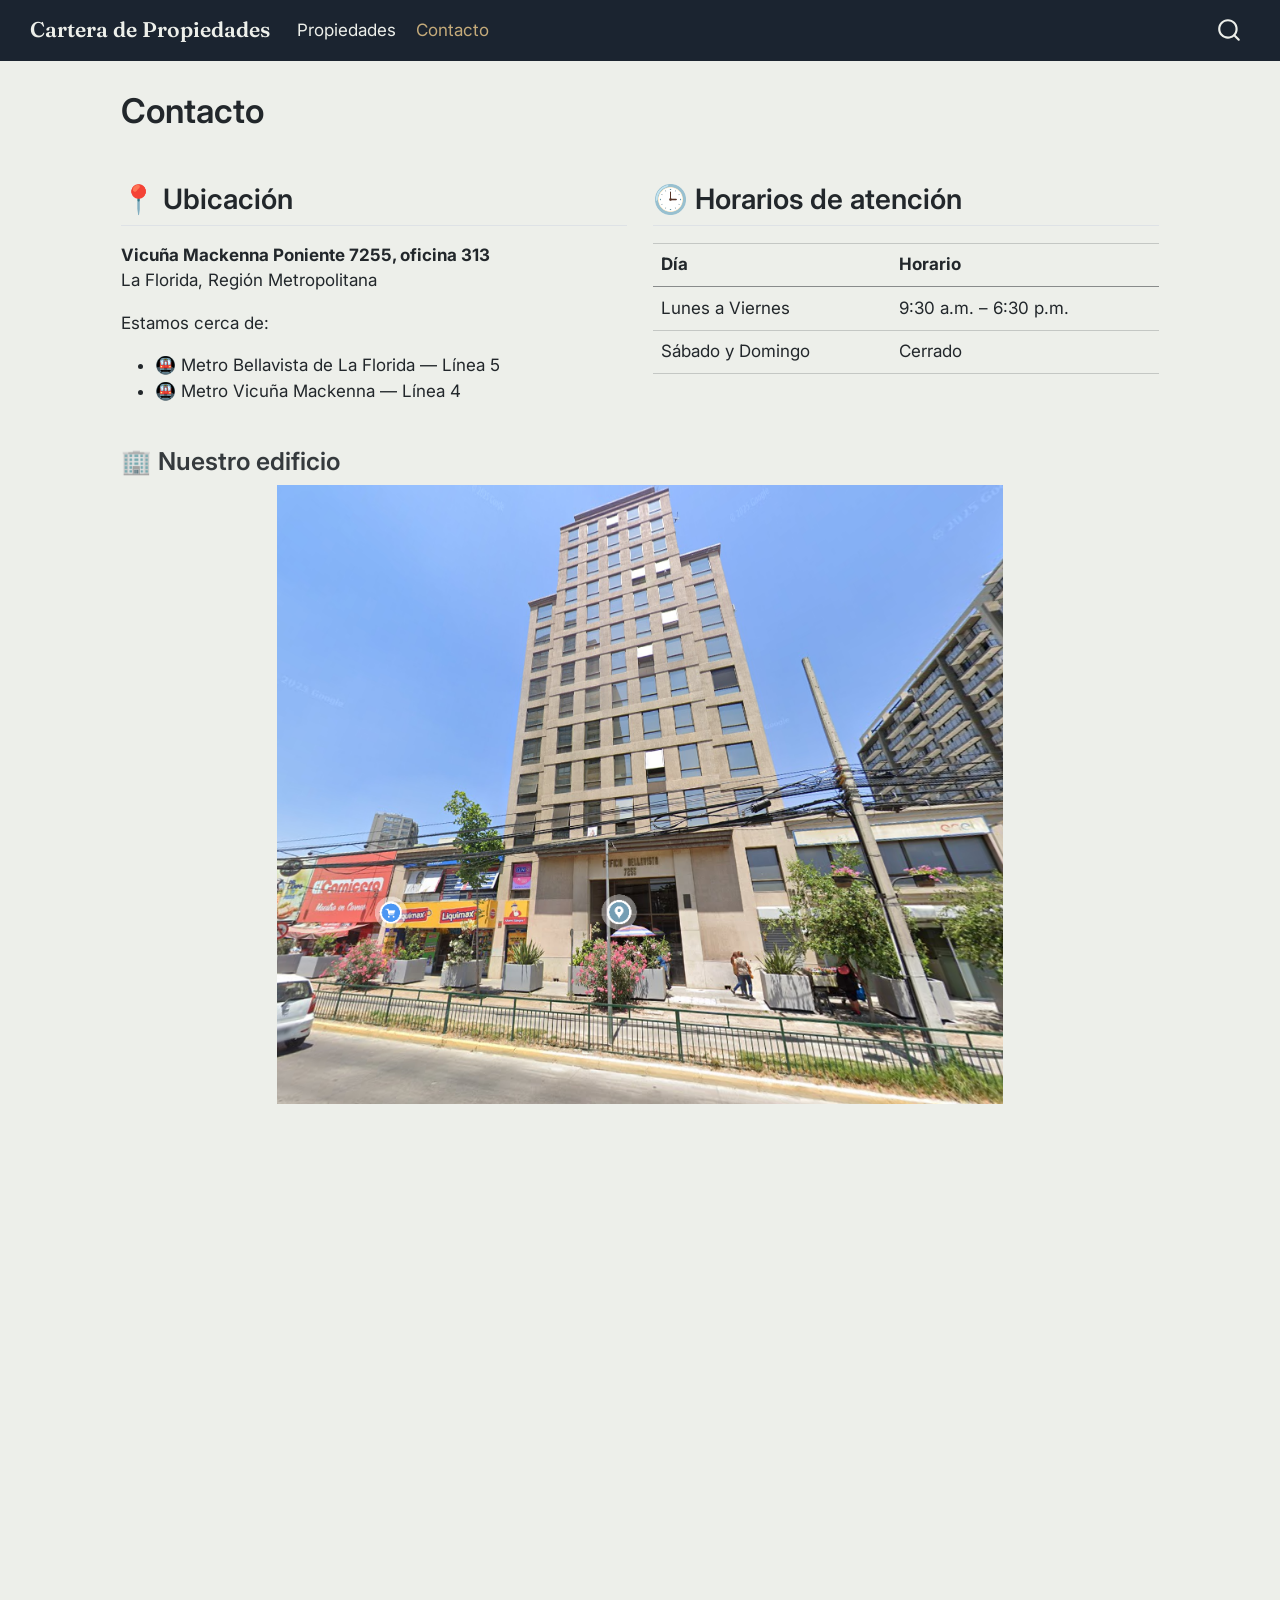
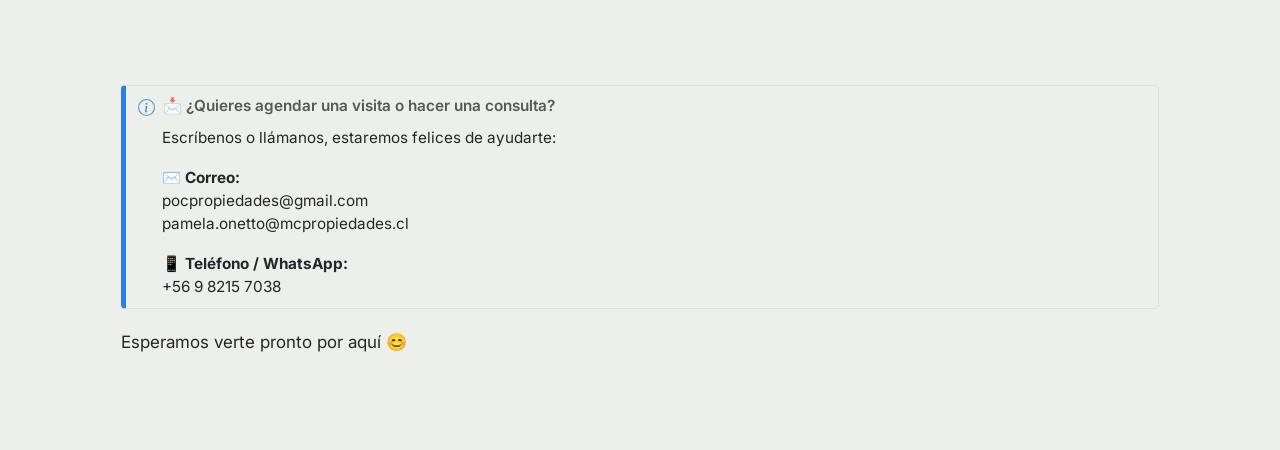
<file: contacto.html>
<!DOCTYPE html>
<html xmlns="http://www.w3.org/1999/xhtml" lang="en" xml:lang="en"><head>

<meta charset="utf-8">
<meta name="generator" content="quarto-1.9.38">

<meta name="viewport" content="width=device-width, initial-scale=1.0, user-scalable=yes">


<title>Contacto – Cartera de Propiedades</title>
<style>
/* Default styles provided by pandoc.
** See https://pandoc.org/MANUAL.html#variables-for-html for config info.
*/
code{white-space: pre-wrap;}
span.smallcaps{font-variant: small-caps;}
div.columns{display: flex; gap: min(4vw, 1.5em);}
div.column{flex: auto; overflow-x: auto;}
div.hanging-indent{margin-left: 1.5em; text-indent: -1.5em;}
ul.task-list{list-style: none;}
ul.task-list li input[type="checkbox"] {
  width: 0.8em;
  margin: 0 0.8em 0.2em -1em; /* quarto-specific, see https://github.com/quarto-dev/quarto-cli/issues/4556 */ 
  vertical-align: middle;
}
</style>


<script src="site_libs/quarto-nav/quarto-nav.js"></script>
<script src="site_libs/quarto-nav/headroom.min.js"></script>
<script src="site_libs/clipboard/clipboard.min.js"></script>
<script src="site_libs/quarto-search/autocomplete.umd.js"></script>
<script src="site_libs/quarto-search/fuse.min.js"></script>
<script src="site_libs/quarto-search/quarto-search.js"></script>
<meta name="quarto:offset" content="./">
<script src="site_libs/quarto-html/quarto.js" type="module"></script>
<script src="site_libs/quarto-html/tabsets/tabsets.js" type="module"></script>
<script src="site_libs/quarto-html/popper.min.js"></script>
<script src="site_libs/quarto-html/tippy.umd.min.js"></script>
<script src="site_libs/quarto-html/anchor.min.js"></script>
<link href="site_libs/quarto-html/tippy.css" rel="stylesheet">
<link href="site_libs/quarto-html/quarto-syntax-highlighting-15634bcf2e68342d4ad2dfa704d543f6.css" rel="stylesheet" id="quarto-text-highlighting-styles">
<script src="site_libs/bootstrap/bootstrap.min.js"></script>
<link href="site_libs/bootstrap/bootstrap-icons.css" rel="stylesheet">
<link href="site_libs/bootstrap/bootstrap-b07d2e3273a33abbb7af2befd8f3bac5.min.css" rel="stylesheet" append-hash="true" id="quarto-bootstrap" data-mode="light">
<script id="quarto-search-options" type="application/json">{
  "location": "navbar",
  "copy-button": false,
  "collapse-after": 3,
  "panel-placement": "end",
  "type": "overlay",
  "limit": 50,
  "keyboard-shortcut": [
    "f",
    "/",
    "s"
  ],
  "show-item-context": false,
  "language": {
    "search-no-results-text": "No results",
    "search-matching-documents-text": "matching documents",
    "search-copy-link-title": "Copy link to search",
    "search-hide-matches-text": "Hide additional matches",
    "search-more-match-text": "more match in this document",
    "search-more-matches-text": "more matches in this document",
    "search-clear-button-title": "Clear",
    "search-text-placeholder": "",
    "search-detached-cancel-button-title": "Cancel",
    "search-submit-button-title": "Submit",
    "search-label": "Search"
  }
}</script>


<link rel="stylesheet" href="styles/styles.css">
</head>

<body class="nav-fixed fullcontent quarto-light">

<div id="quarto-search-results"></div>
  <header id="quarto-header" class="headroom fixed-top">
    <nav class="navbar navbar-expand-lg " data-bs-theme="dark">
      <div class="navbar-container container-fluid">
      <div class="navbar-brand-container mx-auto">
    <a class="navbar-brand" href="./index.html">
    <span class="navbar-title">Cartera de Propiedades</span>
    </a>
  </div>
            <div id="quarto-search" class="" title="Search"></div>
          <button class="navbar-toggler" type="button" data-bs-toggle="collapse" data-bs-target="#navbarCollapse" aria-controls="navbarCollapse" role="menu" aria-expanded="false" aria-label="Toggle navigation" onclick="if (window.quartoToggleHeadroom) { window.quartoToggleHeadroom(); }">
  <span class="navbar-toggler-icon"></span>
</button>
          <div class="collapse navbar-collapse" id="navbarCollapse">
            <ul class="navbar-nav navbar-nav-scroll me-auto">
  <li class="nav-item">
    <a class="nav-link" href="./index.html"> 
<span class="menu-text">Propiedades</span></a>
  </li>  
  <li class="nav-item">
    <a class="nav-link active" href="./contacto.html" aria-current="page"> 
<span class="menu-text">Contacto</span></a>
  </li>  
</ul>
          </div> <!-- /navcollapse -->
            <div class="quarto-navbar-tools">
</div>
      </div> <!-- /container-fluid -->
    </nav>
</header>
<!-- content -->
<div id="quarto-content" class="quarto-container page-columns page-rows-contents page-layout-article page-navbar">
<!-- sidebar -->
<!-- margin-sidebar -->
    
<!-- main -->
<main class="content" id="quarto-document-content">

<header id="title-block-header" class="quarto-title-block default">
<div class="quarto-title">
<h1 class="title">Contacto</h1>
</div>



<div class="quarto-title-meta">

    
  
    
  </div>
  


</header>


<div class="grid">
<section id="ubicación" class="level2 g-col-12 g-col-md-6">
<h2 class="anchored" data-anchor-id="ubicación">📍 Ubicación</h2>
<p><strong>Vicuña Mackenna Poniente 7255, oficina 313</strong><br>
La Florida, Región Metropolitana</p>
<p>Estamos cerca de:</p>
<ul>
<li>🚇 Metro Bellavista de La Florida — Línea 5</li>
<li>🚇 Metro Vicuña Mackenna — Línea 4</li>
</ul>
</section>
<section id="horarios-de-atención" class="level2 g-col-12 g-col-md-6">
<h2 class="anchored" data-anchor-id="horarios-de-atención">🕒 Horarios de atención</h2>
<table class="caption-top table">
<thead>
<tr class="header">
<th>Día</th>
<th>Horario</th>
</tr>
</thead>
<tbody>
<tr class="odd">
<td>Lunes a Viernes</td>
<td>9:30 a.m. – 6:30 p.m.</td>
</tr>
<tr class="even">
<td>Sábado y Domingo</td>
<td>Cerrado</td>
</tr>
</tbody>
</table>
</section>
</div>
<section id="nuestro-edificio" class="level3">
<h3 class="anchored" data-anchor-id="nuestro-edificio">🏢 Nuestro edificio</h3>
<div class="quarto-figure quarto-figure-center">
<figure class="figure">
<p><img src="edificio.png" class="img-fluid quarto-figure quarto-figure-center figure-img" style="width:70.0%" alt="Fachada del edificio de oficinas en Vicuña Mackenna Poniente 7255"></p>
</figure>
</div>
<iframe src="https://www.google.com/maps/embed?pb=!1m18!1m12!1m3!1d3326.2420617413995!2d-70.60427042437969!3d-33.52109160113323!2m3!1f0!2f0!3f0!3m2!1i1024!2i768!4f13.1!3m3!1m2!1s0x9662d0610f43c261%3A0x381b2b46ecaaf3d9!2sAv.%20Vicu%C3%B1a%20Mackenna%20Poniente%207255%2C%20La%20Florida%2C%20Regi%C3%B3n%20Metropolitana%2C%20Chile!5e0!3m2!1ses-419!2sus!4v1784006665415!5m2!1ses-419!2sus" width="100%" height="450" style="border:0; border-radius: 8px; margin-top: 1.5rem;" allowfullscreen="" loading="lazy" referrerpolicy="strict-origin-when-cross-origin"></iframe>
<p><br></p>
<div class="callout callout-style-simple callout-note callout-titled">
<div class="callout-header d-flex align-content-center">
<div class="callout-icon-container">
<i class="callout-icon"></i>
</div>
<div class="callout-title-container flex-fill">
<span class="screen-reader-only">Note</span>📩 ¿Quieres agendar una visita o hacer una consulta?
</div>
</div>
<div class="callout-body-container callout-body">
<p>Escríbenos o llámanos, estaremos felices de ayudarte:</p>
<p><strong>✉️ Correo:</strong><br>
pocpropiedades@gmail.com<br>
pamela.onetto@mcpropiedades.cl</p>
<p><strong>📱 Teléfono / WhatsApp:</strong><br>
+56 9 8215 7038</p>
</div>
</div>
<p>Esperamos verte pronto por aquí 😊</p>


</section>

</main> <!-- /main -->
<script id="quarto-html-after-body" type="application/javascript">
  window.document.addEventListener("DOMContentLoaded", function (event) {
    const icon = "";
    const anchorJS = new window.AnchorJS();
    anchorJS.options = {
      placement: 'right',
      icon: icon
    };
    anchorJS.add('.anchored');
    const isCodeAnnotation = (el) => {
      for (const clz of el.classList) {
        if (clz.startsWith('code-annotation-')) {                     
          return true;
        }
      }
      return false;
    }
    const onCopySuccess = function(e) {
      // button target
      const button = e.trigger;
      // don't keep focus
      button.blur();
      // flash "checked"
      button.classList.add('code-copy-button-checked');
      var currentTitle = button.getAttribute("title");
      button.setAttribute("title", "Copied!");
      let tooltip;
      if (window.bootstrap) {
        button.setAttribute("data-bs-toggle", "tooltip");
        button.setAttribute("data-bs-placement", "left");
        button.setAttribute("data-bs-title", "Copied!");
        tooltip = new bootstrap.Tooltip(button, 
          { trigger: "manual", 
            customClass: "code-copy-button-tooltip",
            offset: [0, -8]});
        tooltip.show();    
      }
      setTimeout(function() {
        if (tooltip) {
          tooltip.hide();
          button.removeAttribute("data-bs-title");
          button.removeAttribute("data-bs-toggle");
          button.removeAttribute("data-bs-placement");
        }
        button.setAttribute("title", currentTitle);
        button.classList.remove('code-copy-button-checked');
      }, 1000);
      // clear code selection
      e.clearSelection();
    }
    const getTextToCopy = function(trigger) {
      const outerScaffold = trigger.parentElement.cloneNode(true);
      const codeEl = outerScaffold.querySelector('code');
      for (const childEl of codeEl.children) {
        if (isCodeAnnotation(childEl)) {
          childEl.remove();
        }
      }
      return codeEl.innerText;
    }
    const clipboard = new window.ClipboardJS('.code-copy-button:not([data-in-quarto-modal])', {
      text: getTextToCopy
    });
    clipboard.on('success', onCopySuccess);
    if (window.document.getElementById('quarto-embedded-source-code-modal')) {
      const clipboardModal = new window.ClipboardJS('.code-copy-button[data-in-quarto-modal]', {
        text: getTextToCopy,
        container: window.document.getElementById('quarto-embedded-source-code-modal')
      });
      clipboardModal.on('success', onCopySuccess);
    }
      var localhostRegex = new RegExp(/^(?:http|https):\/\/localhost\:?[0-9]*\//);
      var mailtoRegex = new RegExp(/^mailto:/);
        var filterRegex = new RegExp("https:\/\/pocpropiedades\.cl");
      var isInternal = (href) => {
          return filterRegex.test(href) || localhostRegex.test(href) || mailtoRegex.test(href);
      }
      // Inspect non-navigation links and adorn them if external
     var links = window.document.querySelectorAll('a[href]:not(.nav-link):not(.navbar-brand):not(.toc-action):not(.sidebar-link):not(.sidebar-item-toggle):not(.pagination-link):not(.no-external):not([aria-hidden]):not(.dropdown-item):not(.quarto-navigation-tool):not(.about-link)');
      for (var i=0; i<links.length; i++) {
        const link = links[i];
        if (!isInternal(link.href)) {
          // undo the damage that might have been done by quarto-nav.js in the case of
          // links that we want to consider external
          if (link.dataset.originalHref !== undefined) {
            link.href = link.dataset.originalHref;
          }
        }
      }
    function tippyHover(el, contentFn, onTriggerFn, onUntriggerFn) {
      const config = {
        allowHTML: true,
        maxWidth: 500,
        delay: 100,
        arrow: false,
        appendTo: function(el) {
            return el.parentElement;
        },
        interactive: true,
        interactiveBorder: 10,
        theme: 'quarto',
        placement: 'bottom-start',
      };
      if (contentFn) {
        config.content = contentFn;
      }
      if (onTriggerFn) {
        config.onTrigger = onTriggerFn;
      }
      if (onUntriggerFn) {
        config.onUntrigger = onUntriggerFn;
      }
      window.tippy(el, config); 
    }
    const noterefs = window.document.querySelectorAll('a[role="doc-noteref"]');
    for (var i=0; i<noterefs.length; i++) {
      const ref = noterefs[i];
      tippyHover(ref, function() {
        // use id or data attribute instead here
        let href = ref.getAttribute('data-footnote-href') || ref.getAttribute('href');
        try { href = new URL(href).hash; } catch {}
        const id = href.replace(/^#\/?/, "");
        const note = window.document.getElementById(id);
        if (note) {
          return note.innerHTML;
        } else {
          return "";
        }
      });
    }
    const xrefs = window.document.querySelectorAll('a.quarto-xref');
    const processXRef = (id, note) => {
      // Strip column container classes
      const stripColumnClz = (el) => {
        el.classList.remove("page-full", "page-columns");
        if (el.children) {
          for (const child of el.children) {
            stripColumnClz(child);
          }
        }
      }
      stripColumnClz(note)
      if (id === null || id.startsWith('sec-')) {
        // Special case sections, only their first couple elements
        const container = document.createElement("div");
        if (note.children && note.children.length > 2) {
          container.appendChild(note.children[0].cloneNode(true));
          for (let i = 1; i < note.children.length; i++) {
            const child = note.children[i];
            if (child.tagName === "P" && child.innerText === "") {
              continue;
            } else {
              container.appendChild(child.cloneNode(true));
              break;
            }
          }
          if (window.Quarto?.typesetMath) {
            window.Quarto.typesetMath(container);
          }
          return container.innerHTML
        } else {
          if (window.Quarto?.typesetMath) {
            window.Quarto.typesetMath(note);
          }
          return note.innerHTML;
        }
      } else {
        // Remove any anchor links if they are present
        const anchorLink = note.querySelector('a.anchorjs-link');
        if (anchorLink) {
          anchorLink.remove();
        }
        if (window.Quarto?.typesetMath) {
          window.Quarto.typesetMath(note);
        }
        if (note.classList.contains("callout")) {
          return note.outerHTML;
        } else {
          return note.innerHTML;
        }
      }
    }
    for (var i=0; i<xrefs.length; i++) {
      const xref = xrefs[i];
      tippyHover(xref, undefined, function(instance) {
        instance.disable();
        let url = xref.getAttribute('href');
        let hash = undefined; 
        if (url.startsWith('#')) {
          hash = url;
        } else {
          try { hash = new URL(url).hash; } catch {}
        }
        if (hash) {
          const id = hash.replace(/^#\/?/, "");
          const note = window.document.getElementById(id);
          if (note !== null) {
            try {
              const html = processXRef(id, note.cloneNode(true));
              instance.setContent(html);
            } finally {
              instance.enable();
              instance.show();
            }
          } else {
            // See if we can fetch this
            fetch(url.split('#')[0])
            .then(res => res.text())
            .then(html => {
              const parser = new DOMParser();
              const htmlDoc = parser.parseFromString(html, "text/html");
              const note = htmlDoc.getElementById(id);
              if (note !== null) {
                const html = processXRef(id, note);
                instance.setContent(html);
              } 
            }).finally(() => {
              instance.enable();
              instance.show();
            });
          }
        } else {
          // See if we can fetch a full url (with no hash to target)
          // This is a special case and we should probably do some content thinning / targeting
          fetch(url)
          .then(res => res.text())
          .then(html => {
            const parser = new DOMParser();
            const htmlDoc = parser.parseFromString(html, "text/html");
            const note = htmlDoc.querySelector('main.content');
            if (note !== null) {
              // This should only happen for chapter cross references
              // (since there is no id in the URL)
              // remove the first header
              if (note.children.length > 0 && note.children[0].tagName === "HEADER") {
                note.children[0].remove();
              }
              const html = processXRef(null, note);
              instance.setContent(html);
            } 
          }).finally(() => {
            instance.enable();
            instance.show();
          });
        }
      }, function(instance) {
      });
    }
        let selectedAnnoteEl;
        const selectorForAnnotation = ( cell, annotation) => {
          let cellAttr = 'data-code-cell="' + cell + '"';
          let lineAttr = 'data-code-annotation="' +  annotation + '"';
          const selector = 'span[' + cellAttr + '][' + lineAttr + ']';
          return selector;
        }
        const selectCodeLines = (annoteEl) => {
          const doc = window.document;
          const targetCell = annoteEl.getAttribute("data-target-cell");
          const targetAnnotation = annoteEl.getAttribute("data-target-annotation");
          const annoteSpan = window.document.querySelector(selectorForAnnotation(targetCell, targetAnnotation));
          const lines = annoteSpan.getAttribute("data-code-lines").split(",");
          const lineIds = lines.map((line) => {
            return targetCell + "-" + line;
          })
          let top = null;
          let height = null;
          let parent = null;
          if (lineIds.length > 0) {
              //compute the position of the single el (top and bottom and make a div)
              const el = window.document.getElementById(lineIds[0]);
              top = el.offsetTop;
              height = el.offsetHeight;
              parent = el.parentElement.parentElement;
            if (lineIds.length > 1) {
              const lastEl = window.document.getElementById(lineIds[lineIds.length - 1]);
              const bottom = lastEl.offsetTop + lastEl.offsetHeight;
              height = bottom - top;
            }
            if (top !== null && height !== null && parent !== null) {
              // cook up a div (if necessary) and position it 
              let div = window.document.getElementById("code-annotation-line-highlight");
              if (div === null) {
                div = window.document.createElement("div");
                div.setAttribute("id", "code-annotation-line-highlight");
                div.style.position = 'absolute';
                parent.appendChild(div);
              }
              div.style.top = top - 2 + "px";
              div.style.height = height + 4 + "px";
              div.style.left = 0;
              let gutterDiv = window.document.getElementById("code-annotation-line-highlight-gutter");
              if (gutterDiv === null) {
                gutterDiv = window.document.createElement("div");
                gutterDiv.setAttribute("id", "code-annotation-line-highlight-gutter");
                gutterDiv.style.position = 'absolute';
                const codeCell = window.document.getElementById(targetCell);
                const gutter = codeCell.querySelector('.code-annotation-gutter');
                gutter.appendChild(gutterDiv);
              }
              gutterDiv.style.top = top - 2 + "px";
              gutterDiv.style.height = height + 4 + "px";
            }
            selectedAnnoteEl = annoteEl;
          }
        };
        const unselectCodeLines = () => {
          const elementsIds = ["code-annotation-line-highlight", "code-annotation-line-highlight-gutter"];
          elementsIds.forEach((elId) => {
            const div = window.document.getElementById(elId);
            if (div) {
              div.remove();
            }
          });
          selectedAnnoteEl = undefined;
        };
          // Handle positioning of the toggle
      window.addEventListener(
        "resize",
        throttle(() => {
          elRect = undefined;
          if (selectedAnnoteEl) {
            selectCodeLines(selectedAnnoteEl);
          }
        }, 10)
      );
      function throttle(fn, ms) {
      let throttle = false;
      let timer;
        return (...args) => {
          if(!throttle) { // first call gets through
              fn.apply(this, args);
              throttle = true;
          } else { // all the others get throttled
              if(timer) clearTimeout(timer); // cancel #2
              timer = setTimeout(() => {
                fn.apply(this, args);
                timer = throttle = false;
              }, ms);
          }
        };
      }
        // Attach click handler to the DT
        const annoteDls = window.document.querySelectorAll('dt[data-target-cell]');
        for (const annoteDlNode of annoteDls) {
          annoteDlNode.addEventListener('click', (event) => {
            const clickedEl = event.target;
            if (clickedEl !== selectedAnnoteEl) {
              unselectCodeLines();
              const activeEl = window.document.querySelector('dt[data-target-cell].code-annotation-active');
              if (activeEl) {
                activeEl.classList.remove('code-annotation-active');
              }
              selectCodeLines(clickedEl);
              clickedEl.classList.add('code-annotation-active');
            } else {
              // Unselect the line
              unselectCodeLines();
              clickedEl.classList.remove('code-annotation-active');
            }
          });
        }
    const findCites = (el) => {
      const parentEl = el.parentElement;
      if (parentEl) {
        const cites = parentEl.dataset.cites;
        if (cites) {
          return {
            el,
            cites: cites.split(' ')
          };
        } else {
          return findCites(el.parentElement)
        }
      } else {
        return undefined;
      }
    };
    var bibliorefs = window.document.querySelectorAll('a[role="doc-biblioref"]');
    for (var i=0; i<bibliorefs.length; i++) {
      const ref = bibliorefs[i];
      const citeInfo = findCites(ref);
      if (citeInfo) {
        tippyHover(citeInfo.el, function() {
          var popup = window.document.createElement('div');
          citeInfo.cites.forEach(function(cite) {
            var citeDiv = window.document.createElement('div');
            citeDiv.classList.add('hanging-indent');
            citeDiv.classList.add('csl-entry');
            var biblioDiv = window.document.getElementById('ref-' + cite);
            if (biblioDiv) {
              citeDiv.innerHTML = biblioDiv.innerHTML;
            }
            popup.appendChild(citeDiv);
          });
          return popup.innerHTML;
        });
      }
    }
  });
  </script>
</div> <!-- /content -->




</body></html>
</file>
<file: site_libs/quarto-html/tippy.css>
.tippy-box[data-animation=fade][data-state=hidden]{opacity:0}[data-tippy-root]{max-width:calc(100vw - 10px)}.tippy-box{position:relative;background-color:#333;color:#fff;border-radius:4px;font-size:14px;line-height:1.4;white-space:normal;outline:0;transition-property:transform,visibility,opacity}.tippy-box[data-placement^=top]>.tippy-arrow{bottom:0}.tippy-box[data-placement^=top]>.tippy-arrow:before{bottom:-7px;left:0;border-width:8px 8px 0;border-top-color:initial;transform-origin:center top}.tippy-box[data-placement^=bottom]>.tippy-arrow{top:0}.tippy-box[data-placement^=bottom]>.tippy-arrow:before{top:-7px;left:0;border-width:0 8px 8px;border-bottom-color:initial;transform-origin:center bottom}.tippy-box[data-placement^=left]>.tippy-arrow{right:0}.tippy-box[data-placement^=left]>.tippy-arrow:before{border-width:8px 0 8px 8px;border-left-color:initial;right:-7px;transform-origin:center left}.tippy-box[data-placement^=right]>.tippy-arrow{left:0}.tippy-box[data-placement^=right]>.tippy-arrow:before{left:-7px;border-width:8px 8px 8px 0;border-right-color:initial;transform-origin:center right}.tippy-box[data-inertia][data-state=visible]{transition-timing-function:cubic-bezier(.54,1.5,.38,1.11)}.tippy-arrow{width:16px;height:16px;color:#333}.tippy-arrow:before{content:"";position:absolute;border-color:transparent;border-style:solid}.tippy-content{position:relative;padding:5px 9px;z-index:1}
</file>
<file: site_libs/quarto-html/quarto-syntax-highlighting-15634bcf2e68342d4ad2dfa704d543f6.css>
/* quarto syntax highlight colors */
:root {
  --quarto-hl-ot-color: #003B4F;
  --quarto-hl-at-color: #657422;
  --quarto-hl-ss-color: #20794D;
  --quarto-hl-an-color: #5E5E5E;
  --quarto-hl-fu-color: #4758AB;
  --quarto-hl-st-color: #20794D;
  --quarto-hl-cf-color: #003B4F;
  --quarto-hl-op-color: #5E5E5E;
  --quarto-hl-er-color: #AD0000;
  --quarto-hl-bn-color: #AD0000;
  --quarto-hl-al-color: #AD0000;
  --quarto-hl-va-color: #111111;
  --quarto-hl-bu-color: inherit;
  --quarto-hl-ex-color: inherit;
  --quarto-hl-pp-color: #AD0000;
  --quarto-hl-in-color: #5E5E5E;
  --quarto-hl-vs-color: #20794D;
  --quarto-hl-wa-color: #5E5E5E;
  --quarto-hl-do-color: #5E5E5E;
  --quarto-hl-im-color: #00769E;
  --quarto-hl-ch-color: #20794D;
  --quarto-hl-dt-color: #AD0000;
  --quarto-hl-fl-color: #AD0000;
  --quarto-hl-co-color: #5E5E5E;
  --quarto-hl-cv-color: #5E5E5E;
  --quarto-hl-cn-color: #8f5902;
  --quarto-hl-sc-color: #5E5E5E;
  --quarto-hl-dv-color: #AD0000;
  --quarto-hl-kw-color: #003B4F;
}

/* other quarto variables */
:root {
  --quarto-font-monospace: SFMono-Regular, Menlo, Monaco, Consolas, "Liberation Mono", "Courier New", monospace;
}

/* syntax highlight based on Pandoc's rules */
pre > code.sourceCode > span {
  color: #003B4F;
}

code.sourceCode > span {
  color: #003B4F;
}

div.sourceCode,
div.sourceCode pre.sourceCode {
  color: #003B4F;
}

/* Normal */
code span {
  color: #003B4F;
}

/* Alert */
code span.al {
  color: #AD0000;
  font-style: inherit;
}

/* Annotation */
code span.an {
  color: #5E5E5E;
  font-style: inherit;
}

/* Attribute */
code span.at {
  color: #657422;
  font-style: inherit;
}

/* BaseN */
code span.bn {
  color: #AD0000;
  font-style: inherit;
}

/* BuiltIn */
code span.bu {
  font-style: inherit;
}

/* ControlFlow */
code span.cf {
  color: #003B4F;
  font-weight: bold;
  font-style: inherit;
}

/* Char */
code span.ch {
  color: #20794D;
  font-style: inherit;
}

/* Constant */
code span.cn {
  color: #8f5902;
  font-style: inherit;
}

/* Comment */
code span.co {
  color: #5E5E5E;
  font-style: inherit;
}

/* CommentVar */
code span.cv {
  color: #5E5E5E;
  font-style: italic;
}

/* Documentation */
code span.do {
  color: #5E5E5E;
  font-style: italic;
}

/* DataType */
code span.dt {
  color: #AD0000;
  font-style: inherit;
}

/* DecVal */
code span.dv {
  color: #AD0000;
  font-style: inherit;
}

/* Error */
code span.er {
  color: #AD0000;
  font-style: inherit;
}

/* Extension */
code span.ex {
  font-style: inherit;
}

/* Float */
code span.fl {
  color: #AD0000;
  font-style: inherit;
}

/* Function */
code span.fu {
  color: #4758AB;
  font-style: inherit;
}

/* Import */
code span.im {
  color: #00769E;
  font-style: inherit;
}

/* Information */
code span.in {
  color: #5E5E5E;
  font-style: inherit;
}

/* Keyword */
code span.kw {
  color: #003B4F;
  font-weight: bold;
  font-style: inherit;
}

/* Operator */
code span.op {
  color: #5E5E5E;
  font-style: inherit;
}

/* Other */
code span.ot {
  color: #003B4F;
  font-style: inherit;
}

/* Preprocessor */
code span.pp {
  color: #AD0000;
  font-style: inherit;
}

/* SpecialChar */
code span.sc {
  color: #5E5E5E;
  font-style: inherit;
}

/* SpecialString */
code span.ss {
  color: #20794D;
  font-style: inherit;
}

/* String */
code span.st {
  color: #20794D;
  font-style: inherit;
}

/* Variable */
code span.va {
  color: #111111;
  font-style: inherit;
}

/* VerbatimString */
code span.vs {
  color: #20794D;
  font-style: inherit;
}

/* Warning */
code span.wa {
  color: #5E5E5E;
  font-style: italic;
}

.prevent-inlining {
  content: "</";
}

/*# sourceMappingURL=f23921c56f73e400b49028c9186a1aa0.css.map */
</file>
<file: styles/styles.css>
@import url('https://fonts.googleapis.com/css2?family=Fraunces:wght@500;600&family=Inter:wght@400;500&family=IBM+Plex+Mono:wght@400;600&display=swap');

/* Tarjetas del listing nativo de Quarto */
.quarto-grid-item .card {
  border: 1px solid #DADDD6;
  border-radius: 2px;
  transition: transform .15s ease, box-shadow .15s ease;
}
.quarto-grid-item .card:hover {
  transform: translateY(-3px);
  box-shadow: 0 10px 24px rgba(27, 36, 48, .12);
}
.quarto-grid-item .card-title { font-family: 'Fraunces', serif; }
.quarto-grid-item .listing-categories .listing-category {
  font-family: 'IBM Plex Mono', monospace;
  font-size: .68rem;
  background: #1B2430;
  color: #EDEFEA;
  border: none;
}
.quarto-listing-category-title { font-family: 'IBM Plex Mono', monospace; }

/* Página de detalle */
.gallery {
  display: flex;
  gap: .75rem;
  margin: 1rem 0 1.5rem;
  overflow-x: auto;
  scroll-snap-type: x mandatory;
  padding-bottom: .5rem;
}
.gallery img {
  flex: 0 0 auto;
  width: 320px;
  height: 240px;
  object-fit: cover;
  border-radius: 2px;
  scroll-snap-align: start;
  cursor: pointer;
}
/* barra de scroll más discreta */
.gallery::-webkit-scrollbar { height: 6px; }
.gallery::-webkit-scrollbar-thumb { background: #DADDD6; border-radius: 3px; }

.spec-sheet {
  background: #fff;
  border: 1px solid #DADDD6;
  padding: 1.1rem 1.5rem;
  display: grid;
  grid-template-columns: repeat(auto-fit, minmax(130px, 1fr));
  gap: .9rem 1.2rem;
  margin: 0 0 1.5rem;
}
.spec-sheet strong {
  display: block;
  font-family: 'IBM Plex Mono', monospace;
  font-size: .7rem;
  text-transform: uppercase;
  letter-spacing: .08em;
  color: #9CA3A0;
  font-weight: 600;
}
</file>
